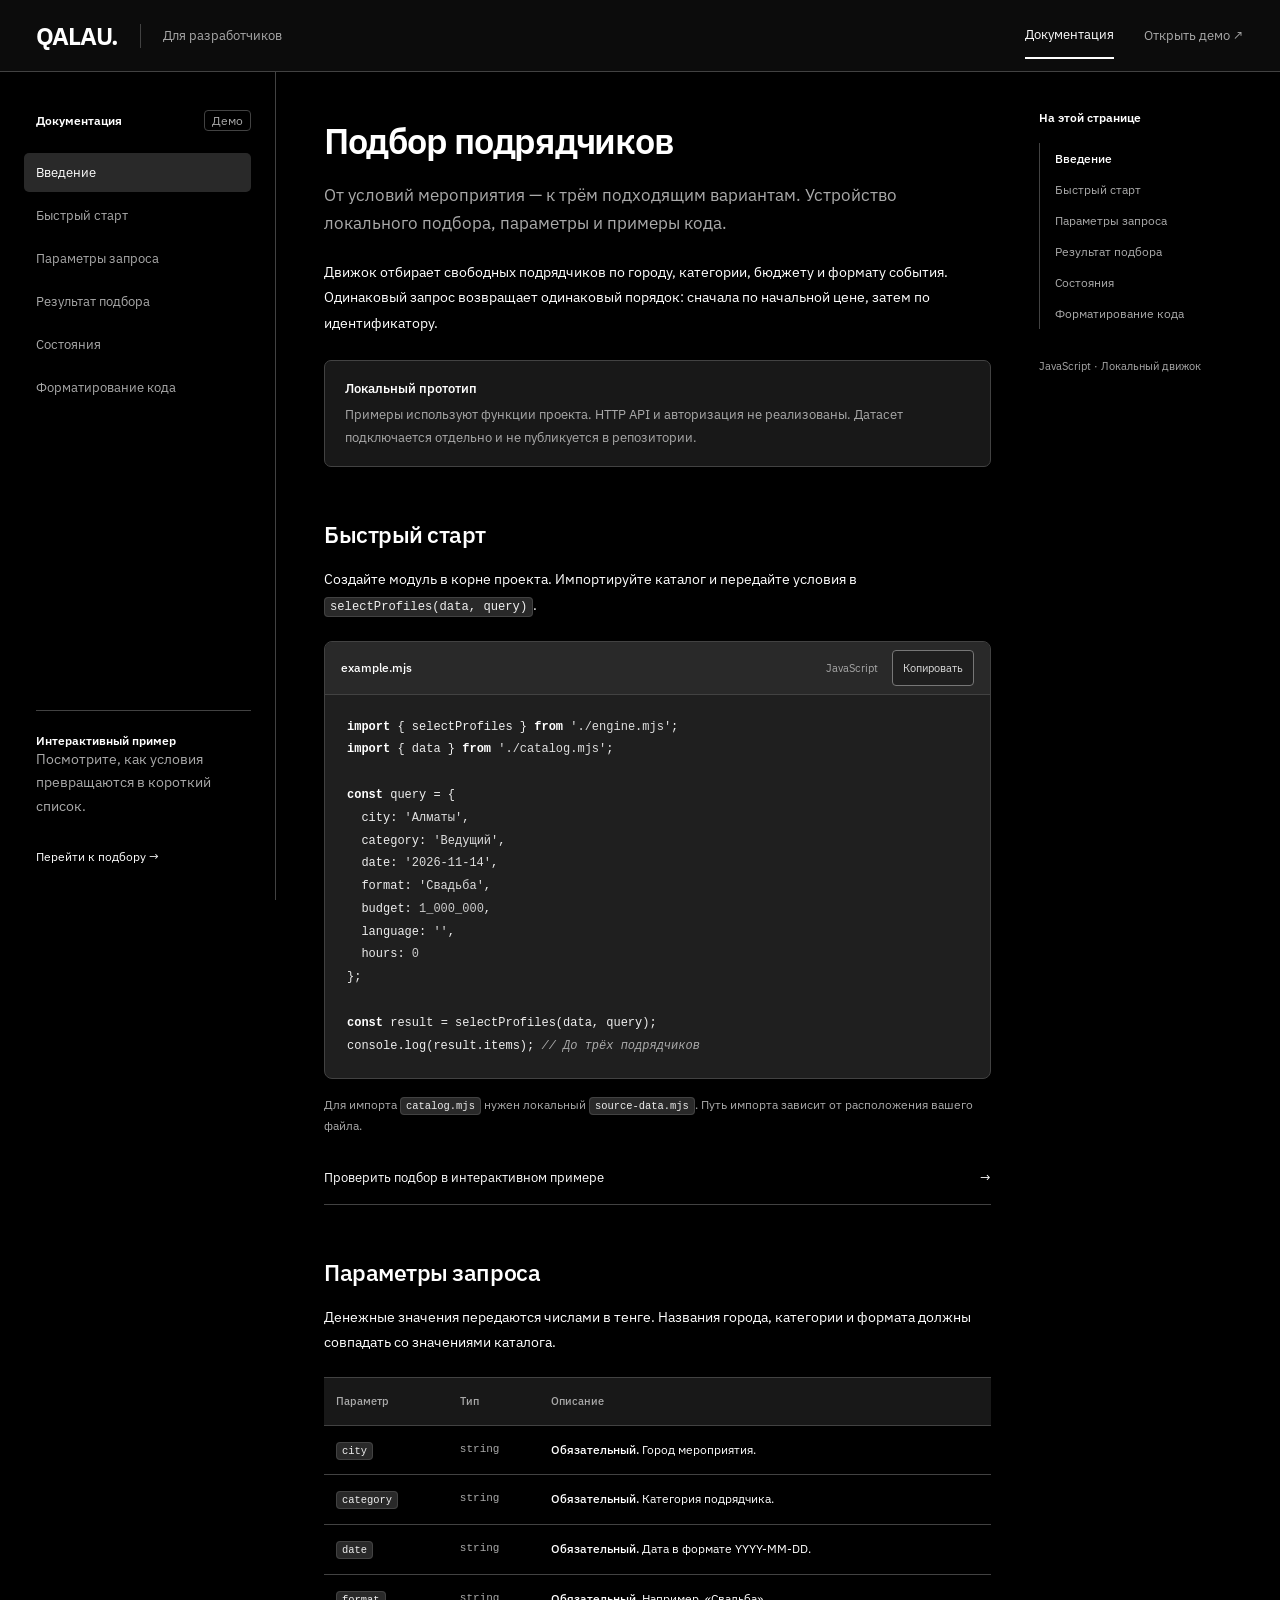
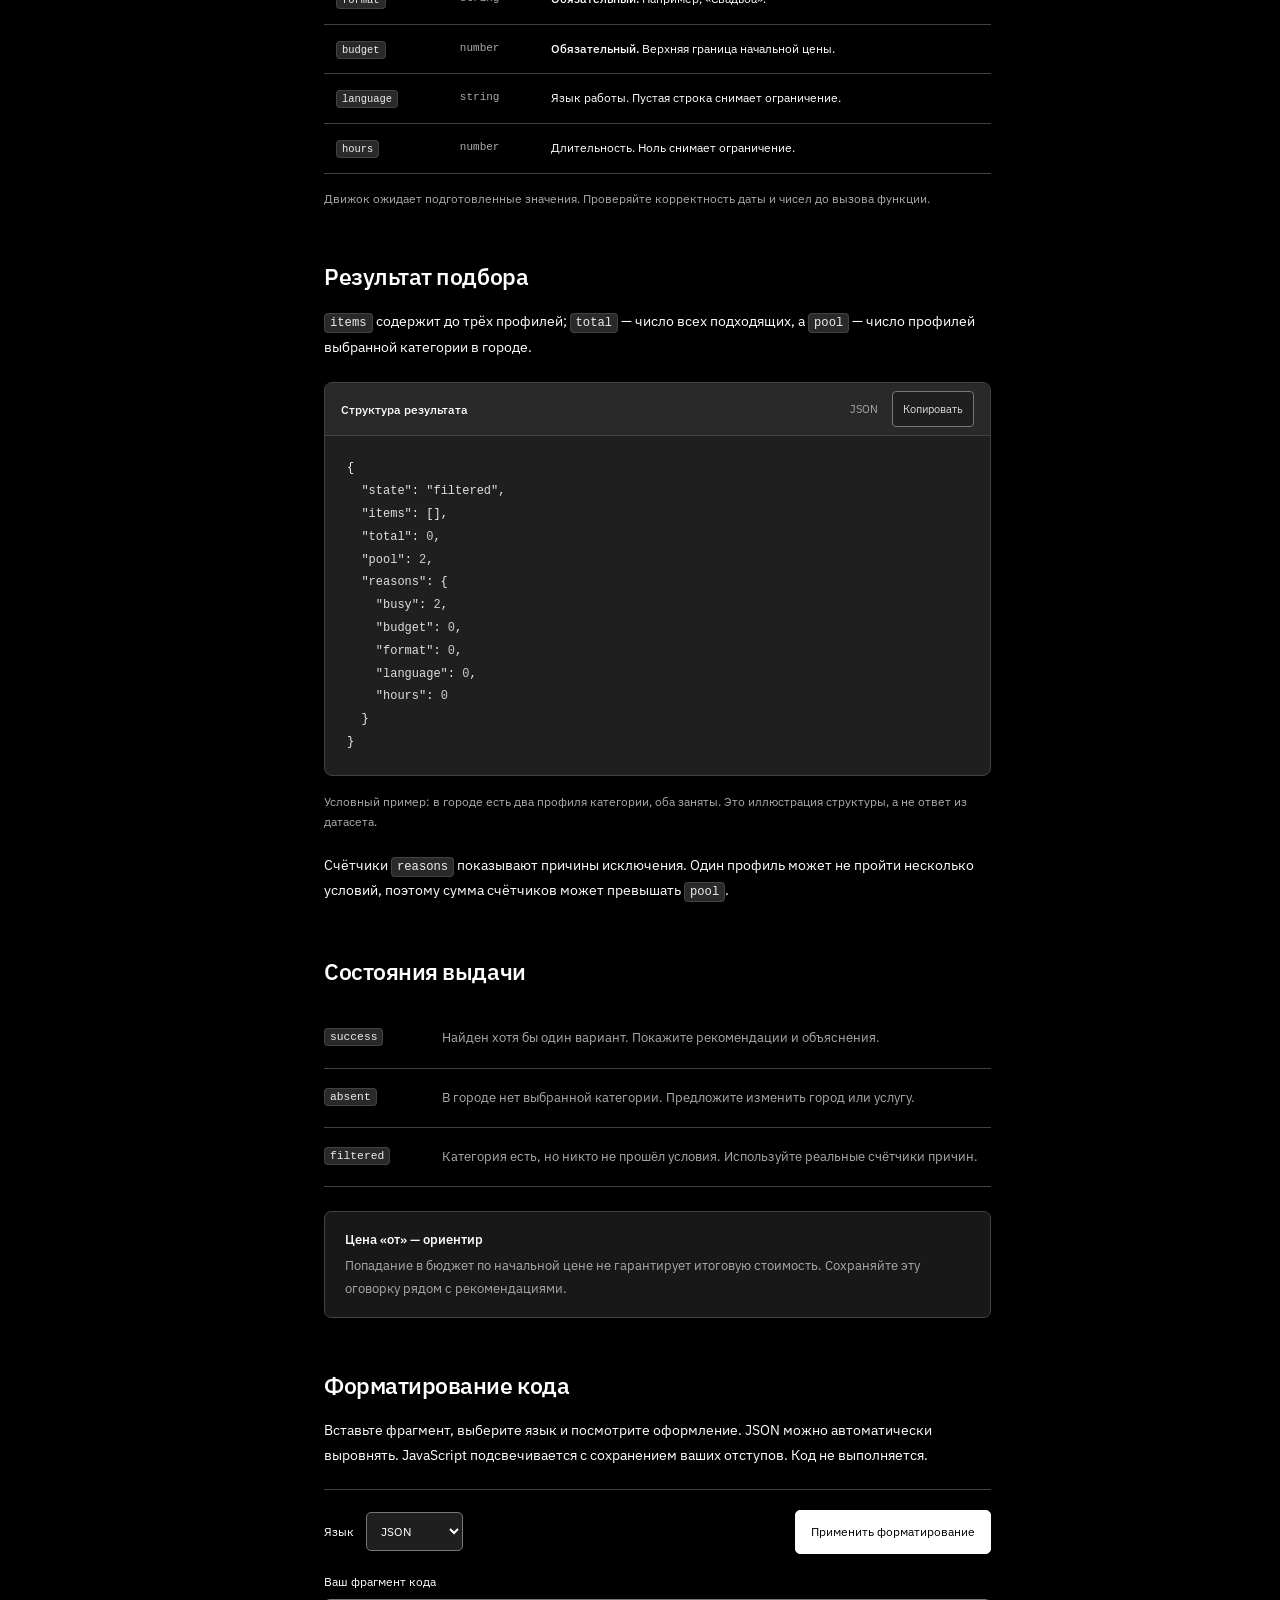
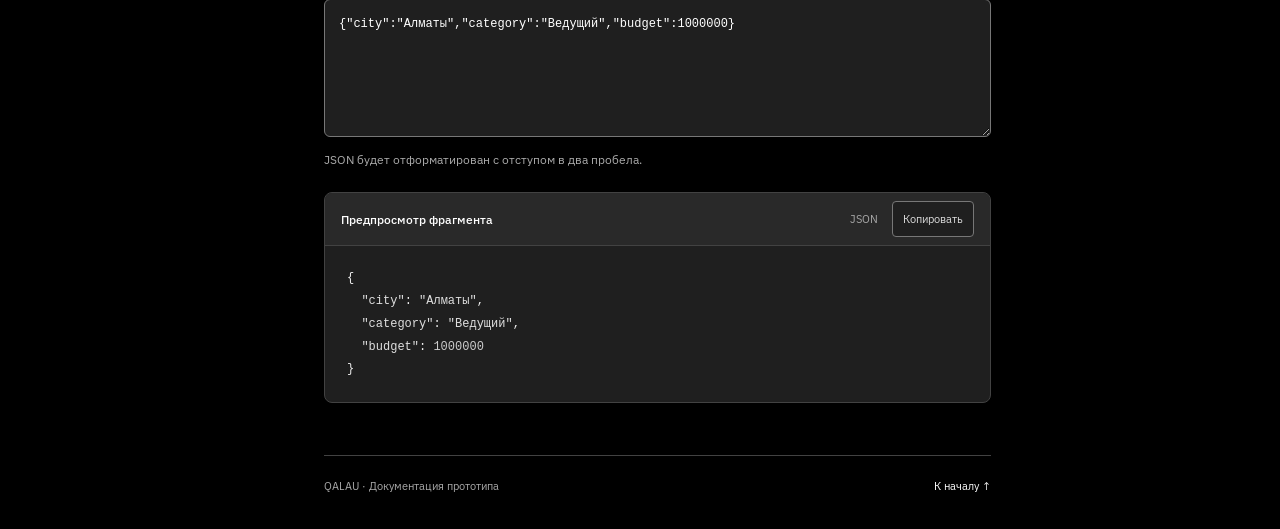
<file: console-next/openai-docs.html>
<!doctype html><html lang="ru" data-palette="openai"><head><meta charset="utf-8"><meta name="viewport" content="width=device-width, initial-scale=1"><meta name="theme-color" content="#000000"><title>QALAU — документация для разработчиков</title><link rel="stylesheet" href="docs.css"></head><body>
<a class="skip" href="#main">К содержимому</a>
<header class="docs-header"><a class="brand" href="openai-docs.html">QALAU<span>.</span></a><span class="header-divider"></span><span class="docs-label">Для разработчиков</span><nav aria-label="Основная навигация"><a href="openai-docs.html" aria-current="page">Документация</a><a href="openai.html">Открыть демо <span aria-hidden="true">↗</span></a></nav></header>
<div class="docs-layout"><aside class="sidebar"><div class="sidebar-top">Документация <span>Демо</span></div><nav aria-label="Разделы документации"><a href="#overview">Введение</a><a href="#quickstart">Быстрый старт</a><a href="#parameters">Параметры запроса</a><a href="#response">Результат подбора</a><a href="#states">Состояния</a><a href="#formatting">Форматирование кода</a></nav><div class="sidebar-bottom"><span>Интерактивный пример</span><p>Посмотрите, как условия превращаются в короткий список.</p><a href="openai.html">Перейти к подбору →</a></div></aside>
<main id="main"><details class="mobile-nav"><summary>Разделы документации</summary><nav aria-label="Мобильное оглавление"><a href="#overview">Введение</a><a href="#quickstart">Быстрый старт</a><a href="#parameters">Параметры запроса</a><a href="#response">Результат подбора</a><a href="#states">Состояния</a><a href="#formatting">Форматирование кода</a></nav></details>
<article><section id="overview"><h1>Подбор подрядчиков</h1><p class="lead">От условий мероприятия — к трём подходящим вариантам. Устройство локального подбора, параметры и примеры кода.</p><p>Движок отбирает свободных подрядчиков по городу, категории, бюджету и формату события. Одинаковый запрос возвращает одинаковый порядок: сначала по начальной цене, затем по идентификатору.</p><div class="note"><strong>Локальный прототип</strong><p>Примеры используют функции проекта. HTTP API и авторизация не реализованы. Датасет подключается отдельно и не публикуется в репозитории.</p></div></section>
<section id="quickstart"><h2>Быстрый старт<a class="anchor" href="#quickstart" aria-label="Ссылка на быстрый старт">#</a></h2><p>Создайте модуль в корне проекта. Импортируйте каталог и передайте условия в <code>selectProfiles(data, query)</code>.</p><figure class="code-block"><figcaption><span>example.mjs</span><div><span class="language">JavaScript</span><button type="button" class="copy-code" aria-label="Копировать example.mjs">Копировать</button></div></figcaption><pre tabindex="0" aria-label="example.mjs"><code data-language="JavaScript">import { selectProfiles } from &#x27;./engine.mjs&#x27;;
import { data } from &#x27;./catalog.mjs&#x27;;

const query = {
  city: &#x27;Алматы&#x27;,
  category: &#x27;Ведущий&#x27;,
  date: &#x27;2026-11-14&#x27;,
  format: &#x27;Свадьба&#x27;,
  budget: 1_000_000,
  language: &#x27;&#x27;,
  hours: 0
};

const result = selectProfiles(data, query);
console.log(result.items); // До трёх подрядчиков</code></pre></figure><p class="caption">Для импорта <code>catalog.mjs</code> нужен локальный <code>source-data.mjs</code>. Путь импорта зависит от расположения вашего файла.</p><a class="demo-link" href="openai.html?example=1">Проверить подбор в интерактивном примере <span aria-hidden="true">→</span></a></section>
<section id="parameters"><h2>Параметры запроса<a class="anchor" href="#parameters" aria-label="Ссылка на параметры">#</a></h2><p>Денежные значения передаются числами в тенге. Названия города, категории и формата должны совпадать со значениями каталога.</p><div class="table-scroll" tabindex="0" aria-label="Таблица параметров"><table><thead><tr><th>Параметр</th><th>Тип</th><th>Описание</th></tr></thead><tbody>
<tr><td><code>city</code></td><td>string</td><td><strong>Обязательный.</strong> Город мероприятия.</td></tr><tr><td><code>category</code></td><td>string</td><td><strong>Обязательный.</strong> Категория подрядчика.</td></tr><tr><td><code>date</code></td><td>string</td><td><strong>Обязательный.</strong> Дата в формате YYYY-MM-DD.</td></tr><tr><td><code>format</code></td><td>string</td><td><strong>Обязательный.</strong> Например, «Свадьба».</td></tr><tr><td><code>budget</code></td><td>number</td><td><strong>Обязательный.</strong> Верхняя граница начальной цены.</td></tr><tr><td><code>language</code></td><td>string</td><td>Язык работы. Пустая строка снимает ограничение.</td></tr><tr><td><code>hours</code></td><td>number</td><td>Длительность. Ноль снимает ограничение.</td></tr></tbody></table></div><p class="caption">Движок ожидает подготовленные значения. Проверяйте корректность даты и чисел до вызова функции.</p></section>
<section id="response"><h2>Результат подбора<a class="anchor" href="#response" aria-label="Ссылка на результат">#</a></h2><p><code>items</code> содержит до трёх профилей; <code>total</code> — число всех подходящих, а <code>pool</code> — число профилей выбранной категории в городе.</p><figure class="code-block"><figcaption><span>Структура результата</span><div><span class="language">JSON</span><button type="button" class="copy-code" aria-label="Копировать Структура результата">Копировать</button></div></figcaption><pre tabindex="0" aria-label="Структура результата"><code data-language="JSON">{
  &quot;state&quot;: &quot;filtered&quot;,
  &quot;items&quot;: [],
  &quot;total&quot;: 0,
  &quot;pool&quot;: 2,
  &quot;reasons&quot;: {
    &quot;busy&quot;: 2,
    &quot;budget&quot;: 0,
    &quot;format&quot;: 0,
    &quot;language&quot;: 0,
    &quot;hours&quot;: 0
  }
}</code></pre></figure><p class="caption">Условный пример: в городе есть два профиля категории, оба заняты. Это иллюстрация структуры, а не ответ из датасета.</p><p>Счётчики <code>reasons</code> показывают причины исключения. Один профиль может не пройти несколько условий, поэтому сумма счётчиков может превышать <code>pool</code>.</p></section>
<section id="states"><h2>Состояния выдачи<a class="anchor" href="#states" aria-label="Ссылка на состояния">#</a></h2><dl class="states"><div><dt><code>success</code></dt><dd>Найден хотя бы один вариант. Покажите рекомендации и объяснения.</dd></div><div><dt><code>absent</code></dt><dd>В городе нет выбранной категории. Предложите изменить город или услугу.</dd></div><div><dt><code>filtered</code></dt><dd>Категория есть, но никто не прошёл условия. Используйте реальные счётчики причин.</dd></div></dl><div class="note"><strong>Цена «от» — ориентир</strong><p>Попадание в бюджет по начальной цене не гарантирует итоговую стоимость. Сохраняйте эту оговорку рядом с рекомендациями.</p></div></section>
<section id="formatting"><h2>Форматирование кода<a class="anchor" href="#formatting" aria-label="Ссылка на форматирование">#</a></h2><p>Вставьте фрагмент, выберите язык и посмотрите оформление. JSON можно автоматически выровнять. JavaScript подсвечивается с сохранением ваших отступов. Код не выполняется.</p><div class="snippet-editor"><div class="editor-controls"><label for="snippet-language">Язык <select id="snippet-language"><option>JSON</option><option>JavaScript</option><option>Текст</option></select></label><button id="format-code" type="button">Применить форматирование</button></div><label class="input-label" for="snippet-input">Ваш фрагмент кода</label><textarea id="snippet-input" spellcheck="false" rows="5">{"city":"Алматы","category":"Ведущий","budget":1000000}</textarea><p id="format-status" role="status">JSON будет отформатирован с отступом в два пробела.</p></div><figure class="code-block"><figcaption><span>Предпросмотр фрагмента</span><div><span class="language">JSON</span><button type="button" class="copy-code" aria-label="Копировать Предпросмотр фрагмента">Копировать</button></div></figcaption><pre tabindex="0" aria-label="Предпросмотр фрагмента"><code data-language="JSON">{
  &quot;city&quot;: &quot;Алматы&quot;,
  &quot;category&quot;: &quot;Ведущий&quot;,
  &quot;budget&quot;: 1000000
}</code></pre></figure></section>
<footer class="docs-footer"><span>QALAU · Документация прототипа</span><a href="#overview">К началу ↑</a></footer></article></main>
<aside class="page-outline"><span>На этой странице</span><nav aria-label="На этой странице"><a href="#overview">Введение</a><a href="#quickstart">Быстрый старт</a><a href="#parameters">Параметры запроса</a><a href="#response">Результат подбора</a><a href="#states">Состояния</a><a href="#formatting">Форматирование кода</a></nav><p>JavaScript · Локальный движок</p></aside></div><div id="copy-status" class="sr-only" role="status"></div><script type="module" src="docs.mjs"></script></body></html>
</file>
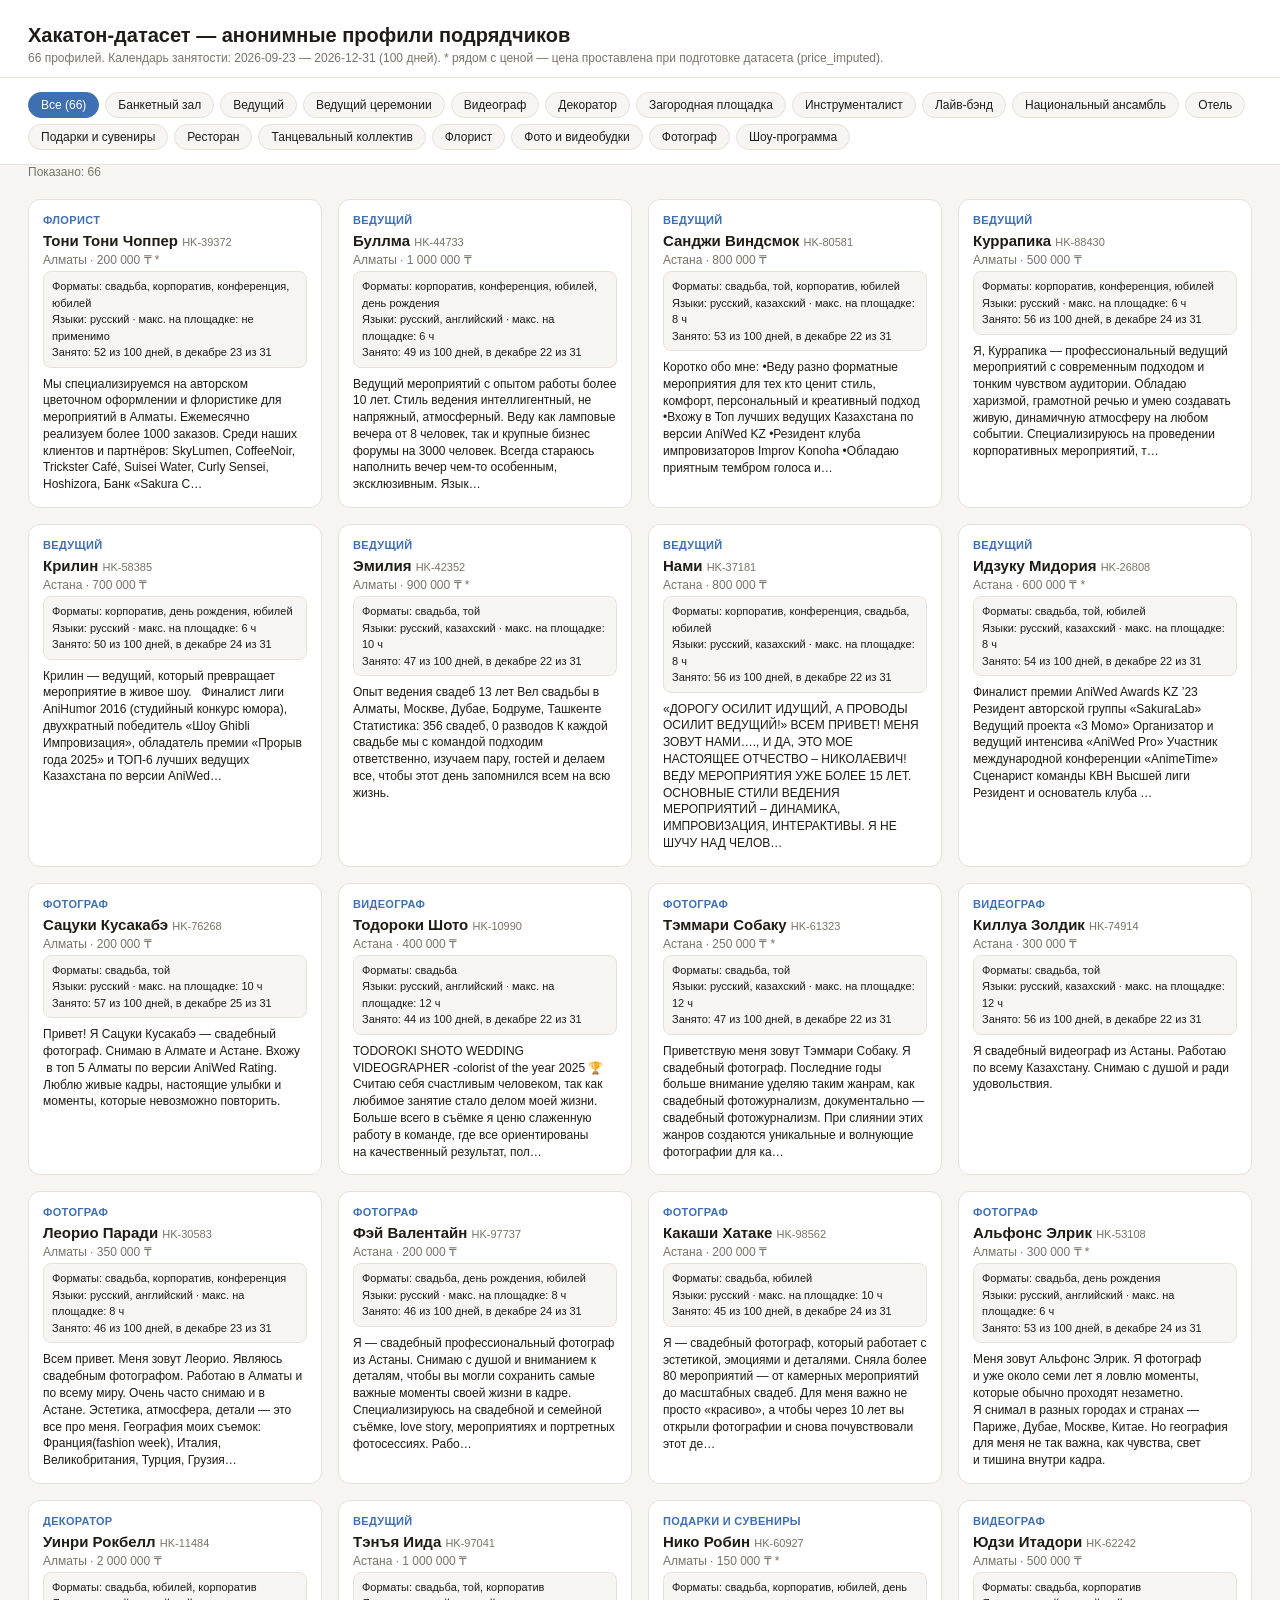
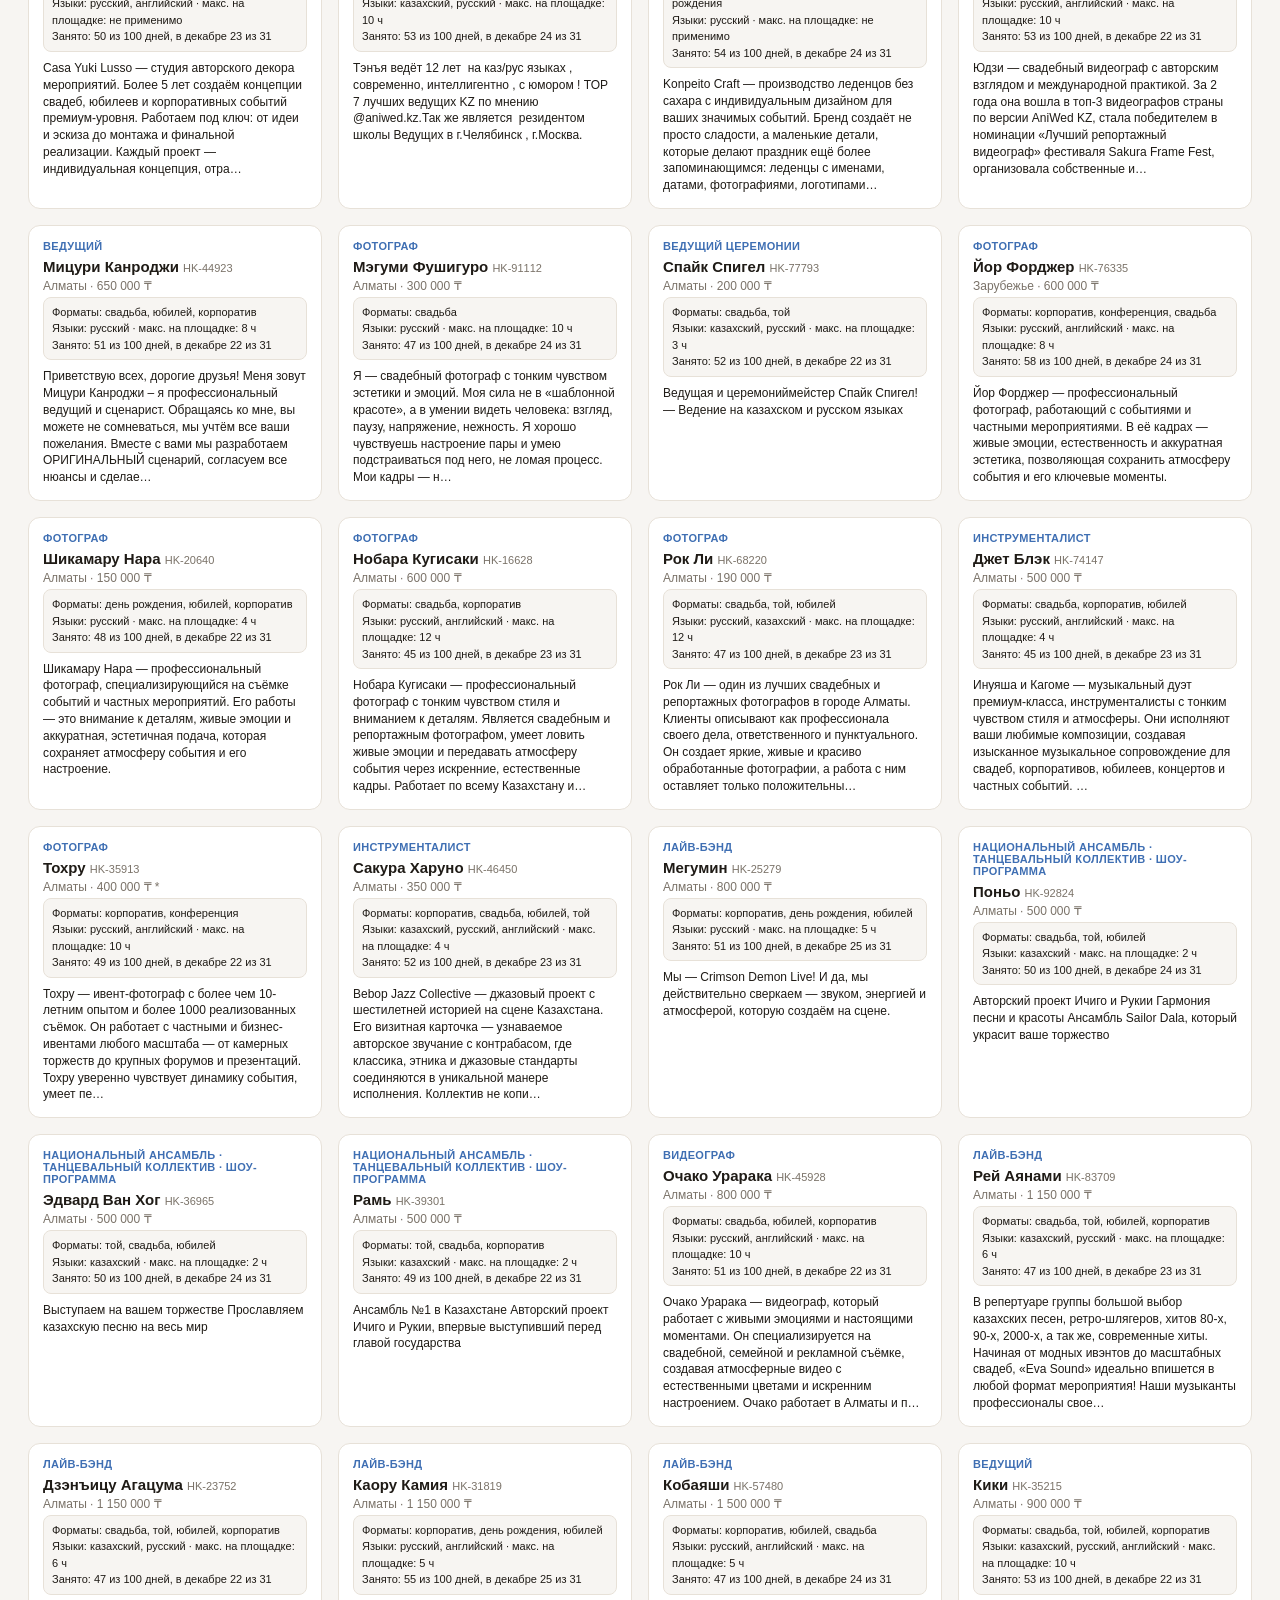
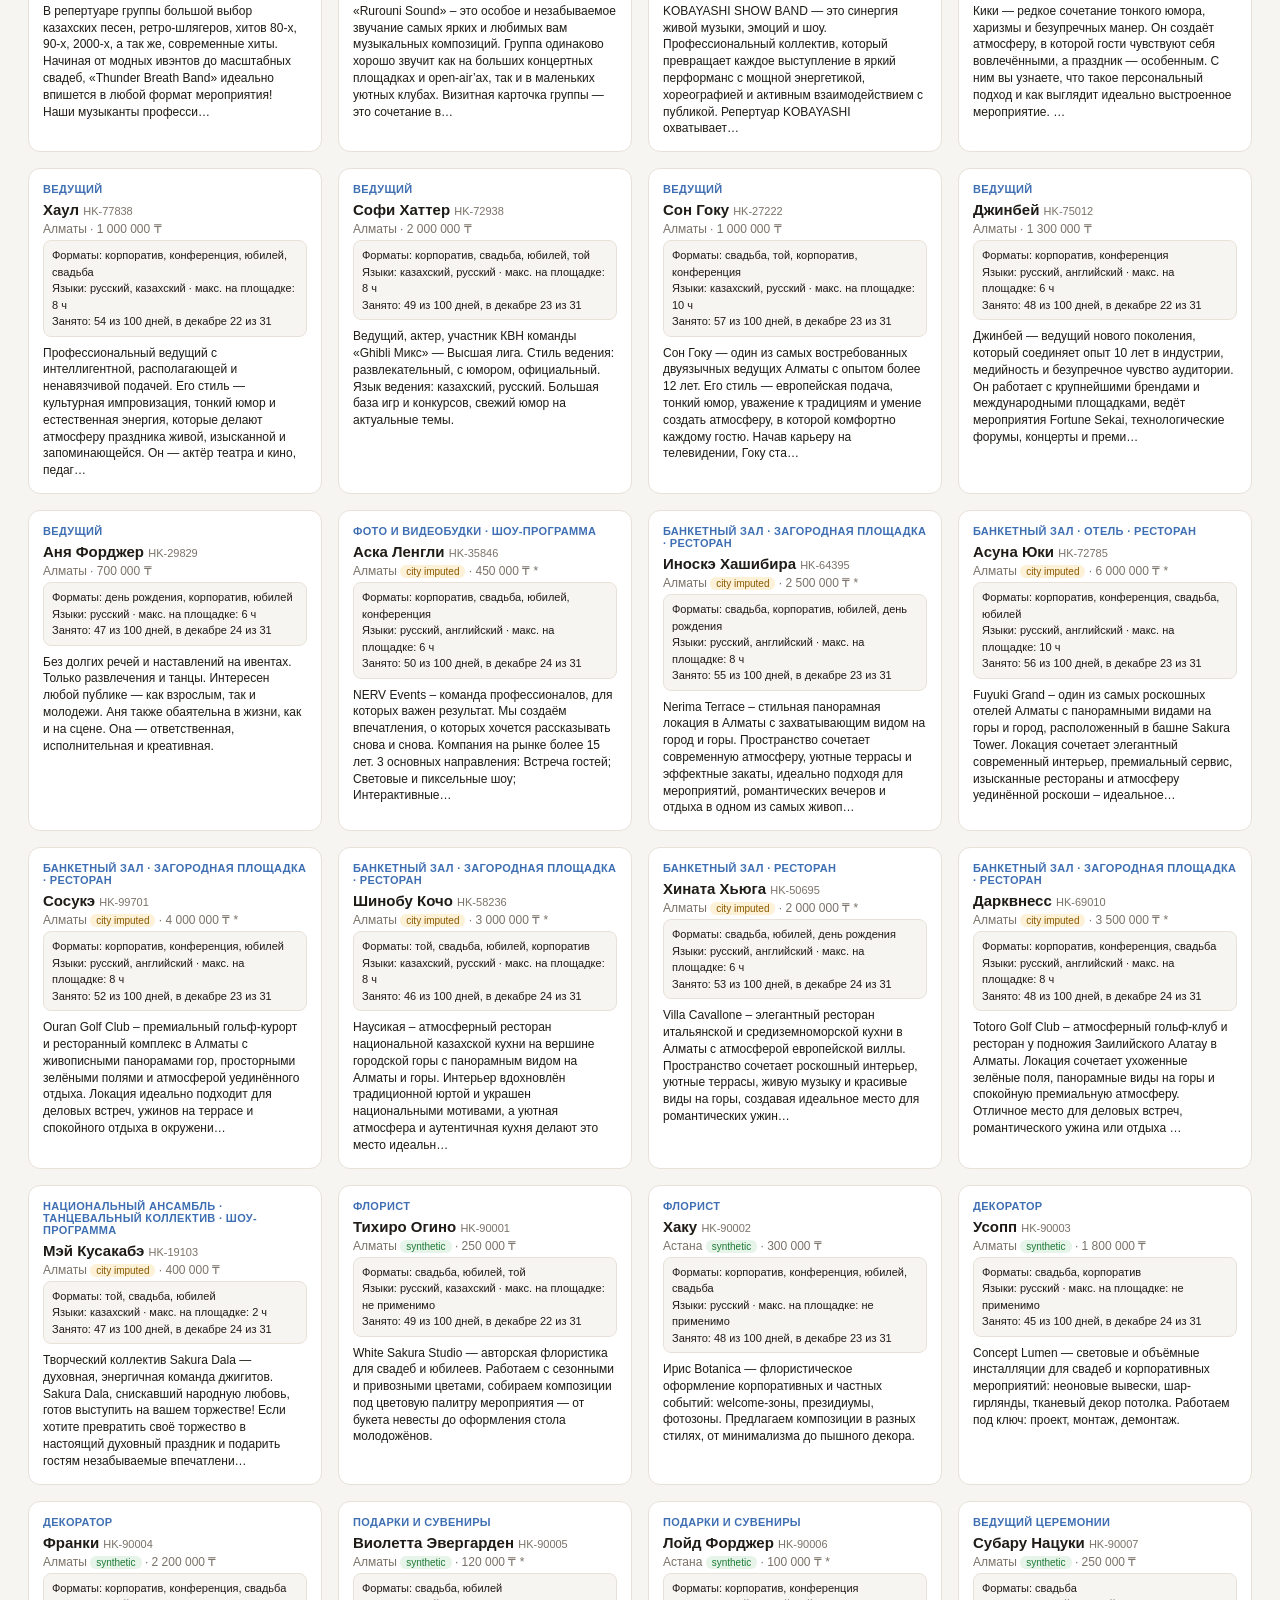
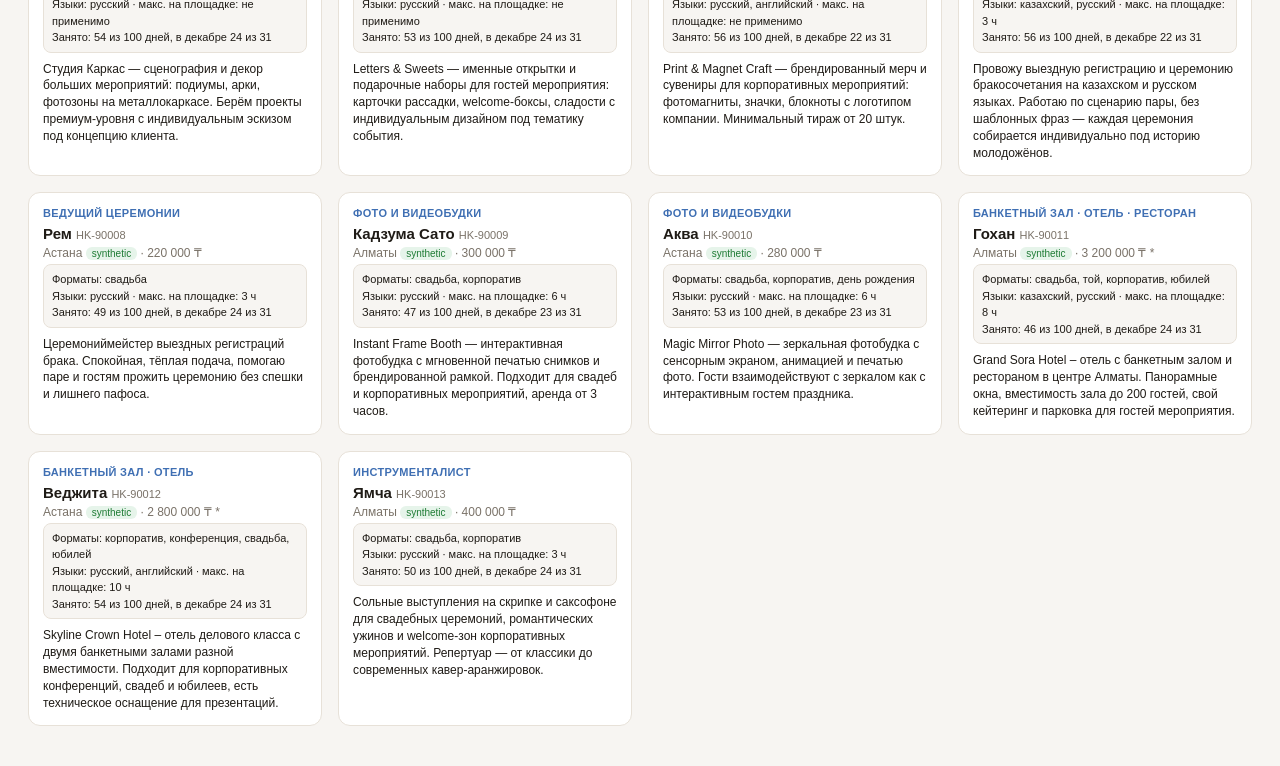
<file: data/preview.html>
<!doctype html>
<html lang="ru">
<head>
<meta charset="utf-8">
<title>Хакатон-датасет — анонимные профили подрядчиков</title>
<style>
  :root { --bg:#f7f5f2; --card:#fff; --text:#1f1b16; --muted:#7a7268; --accent:#3f6fb3; --border:#e7e1d8; }
  * { box-sizing:border-box; }
  body { margin:0; font-family:-apple-system,BlinkMacSystemFont,"Segoe UI",sans-serif; background:var(--bg); color:var(--text); }
  header { padding:24px 28px 12px; border-bottom:1px solid var(--border); background:var(--card); }
  header h1 { margin:0 0 4px; font-size:20px; }
  header p { margin:0; font-size:12px; color:var(--muted); }
  .filters { display:flex; flex-wrap:wrap; gap:6px; padding:14px 28px; background:var(--card); border-bottom:1px solid var(--border); }
  .filter-btn { border:1px solid var(--border); background:var(--bg); color:var(--text); border-radius:999px; padding:5px 12px; font-size:12px; cursor:pointer; }
  .filter-btn.active { background:var(--accent); color:#fff; border-color:var(--accent); }
  .grid { display:grid; grid-template-columns:repeat(auto-fill,minmax(260px,1fr)); gap:16px; padding:20px 28px 40px; }
  .card { background:var(--card); border:1px solid var(--border); border-radius:12px; overflow:hidden; }
  .body { padding:14px; display:flex; flex-direction:column; gap:4px; }
  .cats { font-size:11px; text-transform:uppercase; letter-spacing:.03em; color:var(--accent); font-weight:600; }
  h3 { margin:2px 0 0; font-size:15px; }
  .id { font-size:11px; color:var(--muted); font-weight:400; }
  .meta { font-size:12px; color:var(--muted); }
  .attrs { font-size:11px; color:var(--text); background:var(--bg); border:1px solid var(--border); border-radius:8px; padding:6px 8px; line-height:1.5; }
  .tag { font-size:10px; background:#fdf1d8; color:#8a5a00; padding:1px 6px; border-radius:6px; }
  .tag-synth { background:#e6f4ea; color:#1e7b34; }
  .desc { font-size:12px; color:var(--text); line-height:1.4; margin:4px 0 0; }
  .count { padding:0 28px; font-size:12px; color:var(--muted); }
</style>
</head>
<body>
<header>
  <h1>Хакатон-датасет — анонимные профили подрядчиков</h1>
  <p>66 профилей. Календарь занятости: 2026-09-23 — 2026-12-31 (100 дней).
     * рядом с ценой — цена проставлена при подготовке датасета (price_imputed).</p>
</header>
<div class="filters">
  <button class="filter-btn active" data-cat="__all__">Все (66)</button>
<button class="filter-btn" data-cat="Банкетный зал">Банкетный зал</button>
<button class="filter-btn" data-cat="Ведущий">Ведущий</button>
<button class="filter-btn" data-cat="Ведущий церемонии">Ведущий церемонии</button>
<button class="filter-btn" data-cat="Видеограф">Видеограф</button>
<button class="filter-btn" data-cat="Декоратор">Декоратор</button>
<button class="filter-btn" data-cat="Загородная площадка">Загородная площадка</button>
<button class="filter-btn" data-cat="Инструменталист">Инструменталист</button>
<button class="filter-btn" data-cat="Лайв-бэнд">Лайв-бэнд</button>
<button class="filter-btn" data-cat="Национальный ансамбль">Национальный ансамбль</button>
<button class="filter-btn" data-cat="Отель">Отель</button>
<button class="filter-btn" data-cat="Подарки и сувениры">Подарки и сувениры</button>
<button class="filter-btn" data-cat="Ресторан">Ресторан</button>
<button class="filter-btn" data-cat="Танцевальный коллектив">Танцевальный коллектив</button>
<button class="filter-btn" data-cat="Флорист">Флорист</button>
<button class="filter-btn" data-cat="Фото и видеобудки">Фото и видеобудки</button>
<button class="filter-btn" data-cat="Фотограф">Фотограф</button>
<button class="filter-btn" data-cat="Шоу-программа">Шоу-программа</button>
</div>
<div class="count" id="count"></div>
<div class="grid" id="grid">
    <article class="card" data-cats="Флорист">
      <div class="body">
        <div class="cats">Флорист</div>
        <h3>Тони Тони Чоппер <span class="id">HK-39372</span></h3>
        <div class="meta">Алматы · 200 000 ₸ *</div>
        <div class="attrs">Форматы: свадьба, корпоратив, конференция, юбилей<br>
          Языки: русский · макс. на площадке: не применимо<br>
          Занято: 52 из 100 дней, в декабре 23 из 31</div>
        <p class="desc">Мы специализируемся на авторском цветочном оформлении и флористике для мероприятий в Алматы. Ежемесячно реализуем более 1000 заказов.

Среди наших клиентов и партнёров: SkyLumen, CoffeeNoir, Trickster Café, Suisei Water, Curly Sensei, Hoshizora, Банк «Sakura C…</p>
      </div>
    </article>
    <article class="card" data-cats="Ведущий">
      <div class="body">
        <div class="cats">Ведущий</div>
        <h3>Буллма <span class="id">HK-44733</span></h3>
        <div class="meta">Алматы · 1 000 000 ₸</div>
        <div class="attrs">Форматы: корпоратив, конференция, юбилей, день рождения<br>
          Языки: русский, английский · макс. на площадке: 6 ч<br>
          Занято: 49 из 100 дней, в декабре 22 из 31</div>
        <p class="desc">Ведущий мероприятий с опытом работы более 10 лет. Стиль ведения интеллигентный, не напряжный, атмосферный. Веду как ламповые вечера от 8 человек, так и крупные бизнес форумы на 3000 человек. Всегда стараюсь наполнить вечер чем-то особенным, эксклюзивным.

Язык…</p>
      </div>
    </article>
    <article class="card" data-cats="Ведущий">
      <div class="body">
        <div class="cats">Ведущий</div>
        <h3>Санджи Виндсмок <span class="id">HK-80581</span></h3>
        <div class="meta">Астана · 800 000 ₸</div>
        <div class="attrs">Форматы: свадьба, той, корпоратив, юбилей<br>
          Языки: русский, казахский · макс. на площадке: 8 ч<br>
          Занято: 53 из 100 дней, в декабре 22 из 31</div>
        <p class="desc">Коротко обо мне:

•Веду разно форматные мероприятия для тех кто ценит стиль, комфорт, персональный и креативный подход

•Вхожу в Топ лучших ведущих Казахстана по версии AniWed KZ

•Резидент клуба импровизаторов Improv Konoha

•Обладаю приятным тембром голоса и…</p>
      </div>
    </article>
    <article class="card" data-cats="Ведущий">
      <div class="body">
        <div class="cats">Ведущий</div>
        <h3>Куррапика <span class="id">HK-88430</span></h3>
        <div class="meta">Алматы · 500 000 ₸</div>
        <div class="attrs">Форматы: корпоратив, конференция, юбилей<br>
          Языки: русский · макс. на площадке: 6 ч<br>
          Занято: 56 из 100 дней, в декабре 24 из 31</div>
        <p class="desc">Я, Куррапика — профессиональный ведущий мероприятий с современным подходом и тонким чувством аудитории. Обладаю харизмой, грамотной речью и умею создавать живую, динамичную атмосферу на любом событии.

Специализируюсь на проведении корпоративных мероприятий, т…</p>
      </div>
    </article>
    <article class="card" data-cats="Ведущий">
      <div class="body">
        <div class="cats">Ведущий</div>
        <h3>Крилин <span class="id">HK-58385</span></h3>
        <div class="meta">Астана · 700 000 ₸</div>
        <div class="attrs">Форматы: корпоратив, день рождения, юбилей<br>
          Языки: русский · макс. на площадке: 6 ч<br>
          Занято: 50 из 100 дней, в декабре 24 из 31</div>
        <p class="desc">Крилин — ведущий, который превращает мероприятие в живое шоу.

 

Финалист лиги AniHumor 2016 (студийный конкурс юмора),

двухкратный победитель «Шоу Ghibli Импровизация»,

обладатель премии «Прорыв года 2025» и ТОП-6 лучших ведущих Казахстана по версии AniWed…</p>
      </div>
    </article>
    <article class="card" data-cats="Ведущий">
      <div class="body">
        <div class="cats">Ведущий</div>
        <h3>Эмилия <span class="id">HK-42352</span></h3>
        <div class="meta">Алматы · 900 000 ₸ *</div>
        <div class="attrs">Форматы: свадьба, той<br>
          Языки: русский, казахский · макс. на площадке: 10 ч<br>
          Занято: 47 из 100 дней, в декабре 22 из 31</div>
        <p class="desc">Опыт ведения свадеб 13 лет

Вел свадьбы в Алматы, Москве, Дубае, Бодруме, Ташкенте

Статистика: 356 свадеб, 0 разводов

К каждой свадьбе мы с командой подходим ответственно, изучаем пару, гостей и делаем все, чтобы этот день запомнился всем на всю жизнь.</p>
      </div>
    </article>
    <article class="card" data-cats="Ведущий">
      <div class="body">
        <div class="cats">Ведущий</div>
        <h3>Нами <span class="id">HK-37181</span></h3>
        <div class="meta">Астана · 800 000 ₸</div>
        <div class="attrs">Форматы: корпоратив, конференция, свадьба, юбилей<br>
          Языки: русский, казахский · макс. на площадке: 8 ч<br>
          Занято: 56 из 100 дней, в декабре 22 из 31</div>
        <p class="desc">«ДОРОГУ ОСИЛИТ ИДУЩИЙ, А ПРОВОДЫ ОСИЛИТ ВЕДУЩИЙ!»

ВСЕМ ПРИВЕТ! МЕНЯ ЗОВУТ НАМИ…., И ДА, ЭТО МОЕ НАСТОЯЩЕЕ ОТЧЕСТВО – НИКОЛАЕВИЧ!

ВЕДУ МЕРОПРИЯТИЯ УЖЕ БОЛЕЕ 15 ЛЕТ.

ОСНОВНЫЕ СТИЛИ ВЕДЕНИЯ МЕРОПРИЯТИЙ – ДИНАМИКА, ИМПРОВИЗАЦИЯ, ИНТЕРАКТИВЫ. Я НЕ ШУЧУ НАД ЧЕЛОВ…</p>
      </div>
    </article>
    <article class="card" data-cats="Ведущий">
      <div class="body">
        <div class="cats">Ведущий</div>
        <h3>Идзуку Мидория <span class="id">HK-26808</span></h3>
        <div class="meta">Астана · 600 000 ₸ *</div>
        <div class="attrs">Форматы: свадьба, той, юбилей<br>
          Языки: русский, казахский · макс. на площадке: 8 ч<br>
          Занято: 54 из 100 дней, в декабре 22 из 31</div>
        <p class="desc">Финалист премии AniWed Awards KZ ’23

Резидент авторской группы «SakuraLab»

Ведущий проекта «3 Момо»

Организатор и ведущий интенсива «AniWed Pro»

Участник международной конференции «AnimeTime»

Сценарист команды КВН Высшей лиги

Резидент и основатель клуба …</p>
      </div>
    </article>
    <article class="card" data-cats="Фотограф">
      <div class="body">
        <div class="cats">Фотограф</div>
        <h3>Сацуки Кусакабэ <span class="id">HK-76268</span></h3>
        <div class="meta">Алматы · 200 000 ₸</div>
        <div class="attrs">Форматы: свадьба, той<br>
          Языки: русский · макс. на площадке: 10 ч<br>
          Занято: 57 из 100 дней, в декабре 25 из 31</div>
        <p class="desc">Привет! Я Сацуки Кусакабэ — свадебный фотограф. Снимаю в Алмате и Астане. Вхожу  в топ 5 Алматы по версии AniWed Rating.

Люблю живые кадры, настоящие улыбки и моменты, которые невозможно повторить.</p>
      </div>
    </article>
    <article class="card" data-cats="Видеограф">
      <div class="body">
        <div class="cats">Видеограф</div>
        <h3>Тодороки Шото <span class="id">HK-10990</span></h3>
        <div class="meta">Астана · 400 000 ₸</div>
        <div class="attrs">Форматы: свадьба<br>
          Языки: русский, английский · макс. на площадке: 12 ч<br>
          Занято: 44 из 100 дней, в декабре 22 из 31</div>
        <p class="desc">TODOROKI SHOTO

WEDDING  VIDEOGRAPHER

-colorist of the year 2025 🏆

Считаю себя счастливым человеком, так как любимое занятие стало делом моей жизни. Больше всего в съёмке я ценю слаженную работу в команде, где все ориентированы на качественный результат, пол…</p>
      </div>
    </article>
    <article class="card" data-cats="Фотограф">
      <div class="body">
        <div class="cats">Фотограф</div>
        <h3>Тэммари Собаку <span class="id">HK-61323</span></h3>
        <div class="meta">Астана · 250 000 ₸ *</div>
        <div class="attrs">Форматы: свадьба, той<br>
          Языки: русский, казахский · макс. на площадке: 12 ч<br>
          Занято: 47 из 100 дней, в декабре 22 из 31</div>
        <p class="desc">Приветствую меня зовут Тэммари Собаку. Я свадебный фотограф.

Последние годы больше внимание уделяю таким жанрам, как свадебный фотожурнализм,

документально — свадебный фотожурнализм.

При слиянии этих жанров создаются уникальные и волнующие фотографии для ка…</p>
      </div>
    </article>
    <article class="card" data-cats="Видеограф">
      <div class="body">
        <div class="cats">Видеограф</div>
        <h3>Киллуа Золдик <span class="id">HK-74914</span></h3>
        <div class="meta">Астана · 300 000 ₸</div>
        <div class="attrs">Форматы: свадьба, той<br>
          Языки: русский, казахский · макс. на площадке: 12 ч<br>
          Занято: 56 из 100 дней, в декабре 22 из 31</div>
        <p class="desc">Я свадебный видеограф из Астаны. Работаю по всему Казахстану. Снимаю с душой и ради удовольствия.</p>
      </div>
    </article>
    <article class="card" data-cats="Фотограф">
      <div class="body">
        <div class="cats">Фотограф</div>
        <h3>Леорио Паради <span class="id">HK-30583</span></h3>
        <div class="meta">Алматы · 350 000 ₸</div>
        <div class="attrs">Форматы: свадьба, корпоратив, конференция<br>
          Языки: русский, английский · макс. на площадке: 8 ч<br>
          Занято: 46 из 100 дней, в декабре 23 из 31</div>
        <p class="desc">Всем привет. Меня зовут Леорио. Являюсь свадебным фотографом. Работаю в Алматы и по всему миру. Очень часто снимаю и в Астане. Эстетика, атмосфера, детали — это все про меня.

География моих съемок: Франция(fashion week), Италия, Великобритания, Турция, Грузия…</p>
      </div>
    </article>
    <article class="card" data-cats="Фотограф">
      <div class="body">
        <div class="cats">Фотограф</div>
        <h3>Фэй Валентайн <span class="id">HK-97737</span></h3>
        <div class="meta">Астана · 200 000 ₸</div>
        <div class="attrs">Форматы: свадьба, день рождения, юбилей<br>
          Языки: русский · макс. на площадке: 8 ч<br>
          Занято: 46 из 100 дней, в декабре 24 из 31</div>
        <p class="desc">Я — свадебный профессиональный фотограф из Астаны. Снимаю с душой и вниманием к деталям, чтобы вы могли сохранить самые важные моменты своей жизни в кадре.

Специализируюсь на свадебной и семейной съёмке, love story, мероприятиях и портретных фотосессиях. Рабо…</p>
      </div>
    </article>
    <article class="card" data-cats="Фотограф">
      <div class="body">
        <div class="cats">Фотограф</div>
        <h3>Какаши Хатаке <span class="id">HK-98562</span></h3>
        <div class="meta">Астана · 200 000 ₸</div>
        <div class="attrs">Форматы: свадьба, юбилей<br>
          Языки: русский · макс. на площадке: 10 ч<br>
          Занято: 45 из 100 дней, в декабре 24 из 31</div>
        <p class="desc">Я — свадебный фотограф, который работает с эстетикой, эмоциями и деталями.

Сняла более 80 мероприятий — от камерных мероприятий до масштабных свадеб.

Для меня важно не просто «красиво», а чтобы через 10 лет вы открыли фотографии и снова почувствовали этот де…</p>
      </div>
    </article>
    <article class="card" data-cats="Фотограф">
      <div class="body">
        <div class="cats">Фотограф</div>
        <h3>Альфонс Элрик <span class="id">HK-53108</span></h3>
        <div class="meta">Алматы · 300 000 ₸ *</div>
        <div class="attrs">Форматы: свадьба, день рождения<br>
          Языки: русский, английский · макс. на площадке: 6 ч<br>
          Занято: 53 из 100 дней, в декабре 24 из 31</div>
        <p class="desc">Меня зовут Альфонс Элрик. Я фотограф и уже около семи лет я ловлю моменты, которые обычно проходят незаметно.

Я снимал в разных городах и странах — Париже, Дубае, Москве, Китае. Но география для меня не так важна, как чувства, свет и тишина внутри кадра.</p>
      </div>
    </article>
    <article class="card" data-cats="Декоратор">
      <div class="body">
        <div class="cats">Декоратор</div>
        <h3>Уинри Рокбелл <span class="id">HK-11484</span></h3>
        <div class="meta">Алматы · 2 000 000 ₸</div>
        <div class="attrs">Форматы: свадьба, юбилей, корпоратив<br>
          Языки: русский, английский · макс. на площадке: не применимо<br>
          Занято: 50 из 100 дней, в декабре 23 из 31</div>
        <p class="desc">Casa Yuki Lusso — студия авторского декора мероприятий.
 Более 5 лет создаём концепции свадеб, юбилеев и корпоративных событий премиум-уровня. Работаем под ключ: от идеи и эскиза до монтажа и финальной реализации. Каждый проект — индивидуальная концепция, отра…</p>
      </div>
    </article>
    <article class="card" data-cats="Ведущий">
      <div class="body">
        <div class="cats">Ведущий</div>
        <h3>Тэнъя Иида <span class="id">HK-97041</span></h3>
        <div class="meta">Астана · 1 000 000 ₸</div>
        <div class="attrs">Форматы: свадьба, той, корпоратив<br>
          Языки: казахский, русский · макс. на площадке: 10 ч<br>
          Занято: 53 из 100 дней, в декабре 24 из 31</div>
        <p class="desc">Тэнъя ведёт 12 лет  на каз/рус языках , современно, интеллигентно , с юмором !

TOP 7 лучших ведущих KZ по мнению @aniwed.kz.Так же является  резидентом школы Ведущих в г.Челябинск , г.Москва.</p>
      </div>
    </article>
    <article class="card" data-cats="Подарки и сувениры">
      <div class="body">
        <div class="cats">Подарки и сувениры</div>
        <h3>Нико Робин <span class="id">HK-60927</span></h3>
        <div class="meta">Алматы · 150 000 ₸ *</div>
        <div class="attrs">Форматы: свадьба, корпоратив, юбилей, день рождения<br>
          Языки: русский · макс. на площадке: не применимо<br>
          Занято: 54 из 100 дней, в декабре 24 из 31</div>
        <p class="desc">Konpeito Craft — производство леденцов без сахара с индивидуальным дизайном для ваших значимых событий.

Бренд создаёт не просто сладости, а маленькие детали, которые делают праздник ещё более запоминающимся: леденцы с именами, датами, фотографиями, логотипами…</p>
      </div>
    </article>
    <article class="card" data-cats="Видеограф">
      <div class="body">
        <div class="cats">Видеограф</div>
        <h3>Юдзи Итадори <span class="id">HK-62242</span></h3>
        <div class="meta">Алматы · 500 000 ₸</div>
        <div class="attrs">Форматы: свадьба, корпоратив<br>
          Языки: русский, английский · макс. на площадке: 10 ч<br>
          Занято: 53 из 100 дней, в декабре 22 из 31</div>
        <p class="desc">Юдзи — свадебный видеограф с авторским взглядом и международной практикой.

За 2 года она вошла в топ-3 видеографов страны по версии AniWed KZ, стала победителем в номинации «Лучший репортажный видеограф» фестиваля Sakura Frame Fest, организовала собственные и…</p>
      </div>
    </article>
    <article class="card" data-cats="Ведущий">
      <div class="body">
        <div class="cats">Ведущий</div>
        <h3>Мицури Канроджи <span class="id">HK-44923</span></h3>
        <div class="meta">Алматы · 650 000 ₸</div>
        <div class="attrs">Форматы: свадьба, юбилей, корпоратив<br>
          Языки: русский · макс. на площадке: 8 ч<br>
          Занято: 51 из 100 дней, в декабре 22 из 31</div>
        <p class="desc">Приветствую всех, дорогие друзья!

Меня зовут Мицури Канроджи – я профессиональный ведущий и сценарист.

Обращаясь ко мне, вы можете не сомневаться, мы учтём все ваши пожелания.

Вместе с вами мы разработаем ОРИГИНАЛЬНЫЙ сценарий, согласуем все нюансы и сделае…</p>
      </div>
    </article>
    <article class="card" data-cats="Фотограф">
      <div class="body">
        <div class="cats">Фотограф</div>
        <h3>Мэгуми Фушигуро <span class="id">HK-91112</span></h3>
        <div class="meta">Алматы · 300 000 ₸</div>
        <div class="attrs">Форматы: свадьба<br>
          Языки: русский · макс. на площадке: 10 ч<br>
          Занято: 47 из 100 дней, в декабре 24 из 31</div>
        <p class="desc">Я — свадебный фотограф с тонким чувством эстетики и эмоций. Моя сила не в «шаблонной красоте», а в умении видеть человека: взгляд, паузу, напряжение, нежность. Я хорошо чувствуешь настроение пары и умею подстраиваться под него, не ломая процесс.

Мои кадры — н…</p>
      </div>
    </article>
    <article class="card" data-cats="Ведущий церемонии">
      <div class="body">
        <div class="cats">Ведущий церемонии</div>
        <h3>Спайк Спигел <span class="id">HK-77793</span></h3>
        <div class="meta">Алматы · 200 000 ₸</div>
        <div class="attrs">Форматы: свадьба, той<br>
          Языки: казахский, русский · макс. на площадке: 3 ч<br>
          Занято: 52 из 100 дней, в декабре 22 из 31</div>
        <p class="desc">Ведущая и церемониймейстер Спайк Спигел!




— Ведение на казахском и русском языках</p>
      </div>
    </article>
    <article class="card" data-cats="Фотограф">
      <div class="body">
        <div class="cats">Фотограф</div>
        <h3>Йор Форджер <span class="id">HK-76335</span></h3>
        <div class="meta">Зарубежье · 600 000 ₸</div>
        <div class="attrs">Форматы: корпоратив, конференция, свадьба<br>
          Языки: русский, английский · макс. на площадке: 8 ч<br>
          Занято: 58 из 100 дней, в декабре 24 из 31</div>
        <p class="desc">Йор Форджер — профессиональный фотограф, работающий с событиями и частными мероприятиями.





В её кадрах — живые эмоции, естественность и аккуратная эстетика, позволяющая сохранить атмосферу события и его ключевые моменты.</p>
      </div>
    </article>
    <article class="card" data-cats="Фотограф">
      <div class="body">
        <div class="cats">Фотограф</div>
        <h3>Шикамару Нара <span class="id">HK-20640</span></h3>
        <div class="meta">Алматы · 150 000 ₸</div>
        <div class="attrs">Форматы: день рождения, юбилей, корпоратив<br>
          Языки: русский · макс. на площадке: 4 ч<br>
          Занято: 48 из 100 дней, в декабре 22 из 31</div>
        <p class="desc">Шикамару Нара — профессиональный фотограф, специализирующийся на съёмке событий и частных мероприятий.




Его работы — это внимание к деталям, живые эмоции и аккуратная, эстетичная подача, которая сохраняет атмосферу события и его настроение.</p>
      </div>
    </article>
    <article class="card" data-cats="Фотограф">
      <div class="body">
        <div class="cats">Фотограф</div>
        <h3>Нобара Кугисаки <span class="id">HK-16628</span></h3>
        <div class="meta">Алматы · 600 000 ₸</div>
        <div class="attrs">Форматы: свадьба, корпоратив<br>
          Языки: русский, английский · макс. на площадке: 12 ч<br>
          Занято: 45 из 100 дней, в декабре 23 из 31</div>
        <p class="desc">Нобара Кугисаки — профессиональный фотограф с тонким чувством стиля и вниманием к деталям. Является свадебным и репортажным фотографом, умеет ловить живые эмоции и передавать атмосферу события через искренние, естественные кадры. Работает по всему Казахстану и…</p>
      </div>
    </article>
    <article class="card" data-cats="Фотограф">
      <div class="body">
        <div class="cats">Фотограф</div>
        <h3>Рок Ли <span class="id">HK-68220</span></h3>
        <div class="meta">Алматы · 190 000 ₸</div>
        <div class="attrs">Форматы: свадьба, той, юбилей<br>
          Языки: русский, казахский · макс. на площадке: 12 ч<br>
          Занято: 47 из 100 дней, в декабре 23 из 31</div>
        <p class="desc">Рок Ли — один из лучших свадебных и репортажных фотографов в городе Алматы. Клиенты описывают как профессионала своего дела, ответственного и пунктуального. Он создает яркие, живые и красиво обработанные фотографии, а работа с ним оставляет только положительны…</p>
      </div>
    </article>
    <article class="card" data-cats="Инструменталист">
      <div class="body">
        <div class="cats">Инструменталист</div>
        <h3>Джет Блэк <span class="id">HK-74147</span></h3>
        <div class="meta">Алматы · 500 000 ₸</div>
        <div class="attrs">Форматы: свадьба, корпоратив, юбилей<br>
          Языки: русский, английский · макс. на площадке: 4 ч<br>
          Занято: 45 из 100 дней, в декабре 23 из 31</div>
        <p class="desc">Инуяша и Кагоме — музыкальный дуэт премиум-класса, инструменталисты с тонким чувством стиля и атмосферы.




Они исполняют ваши любимые композиции, создавая изысканное музыкальное сопровождение для свадеб, корпоративов, юбилеев, концертов и частных событий.


…</p>
      </div>
    </article>
    <article class="card" data-cats="Фотограф">
      <div class="body">
        <div class="cats">Фотограф</div>
        <h3>Тохру <span class="id">HK-35913</span></h3>
        <div class="meta">Алматы · 400 000 ₸ *</div>
        <div class="attrs">Форматы: корпоратив, конференция<br>
          Языки: русский, английский · макс. на площадке: 10 ч<br>
          Занято: 49 из 100 дней, в декабре 22 из 31</div>
        <p class="desc">Тохру — ивент-фотограф с более чем 10-летним опытом и более 1000 реализованных съёмок.




Он работает с частными и бизнес-ивентами любого масштаба — от камерных торжеств до крупных форумов и презентаций.




Тохру уверенно чувствует динамику события, умеет пе…</p>
      </div>
    </article>
    <article class="card" data-cats="Инструменталист">
      <div class="body">
        <div class="cats">Инструменталист</div>
        <h3>Сакура Харуно <span class="id">HK-46450</span></h3>
        <div class="meta">Алматы · 350 000 ₸</div>
        <div class="attrs">Форматы: корпоратив, свадьба, юбилей, той<br>
          Языки: казахский, русский, английский · макс. на площадке: 4 ч<br>
          Занято: 52 из 100 дней, в декабре 23 из 31</div>
        <p class="desc">Bebop Jazz Collective — джазовый проект с шестилетней историей на сцене Казахстана. Его визитная карточка — узнаваемое авторское звучание с контрабасом, где классика, этника и джазовые стандарты соединяются в уникальной манере исполнения.




Коллектив не копи…</p>
      </div>
    </article>
    <article class="card" data-cats="Лайв-бэнд">
      <div class="body">
        <div class="cats">Лайв-бэнд</div>
        <h3>Мегумин <span class="id">HK-25279</span></h3>
        <div class="meta">Алматы · 800 000 ₸</div>
        <div class="attrs">Форматы: корпоратив, день рождения, юбилей<br>
          Языки: русский · макс. на площадке: 5 ч<br>
          Занято: 51 из 100 дней, в декабре 25 из 31</div>
        <p class="desc">Мы — Crimson Demon Live!




И да, мы действительно сверкаем — звуком, энергией и атмосферой, которую создаём на сцене.</p>
      </div>
    </article>
    <article class="card" data-cats="Национальный ансамбль|Танцевальный коллектив|Шоу-программа">
      <div class="body">
        <div class="cats">Национальный ансамбль · Танцевальный коллектив · Шоу-программа</div>
        <h3>Поньо <span class="id">HK-92824</span></h3>
        <div class="meta">Алматы · 500 000 ₸</div>
        <div class="attrs">Форматы: свадьба, той, юбилей<br>
          Языки: казахский · макс. на площадке: 2 ч<br>
          Занято: 50 из 100 дней, в декабре 24 из 31</div>
        <p class="desc">Авторский проект Ичиго и Рукии




Гармония песни и красоты




Ансамбль Sailor Dala, который украсит ваше торжество</p>
      </div>
    </article>
    <article class="card" data-cats="Национальный ансамбль|Танцевальный коллектив|Шоу-программа">
      <div class="body">
        <div class="cats">Национальный ансамбль · Танцевальный коллектив · Шоу-программа</div>
        <h3>Эдвард Ван Хог <span class="id">HK-36965</span></h3>
        <div class="meta">Алматы · 500 000 ₸</div>
        <div class="attrs">Форматы: той, свадьба, юбилей<br>
          Языки: казахский · макс. на площадке: 2 ч<br>
          Занято: 50 из 100 дней, в декабре 24 из 31</div>
        <p class="desc">Выступаем на вашем торжестве




Прославляем казахскую песню на весь мир</p>
      </div>
    </article>
    <article class="card" data-cats="Национальный ансамбль|Танцевальный коллектив|Шоу-программа">
      <div class="body">
        <div class="cats">Национальный ансамбль · Танцевальный коллектив · Шоу-программа</div>
        <h3>Рамь <span class="id">HK-39301</span></h3>
        <div class="meta">Алматы · 500 000 ₸</div>
        <div class="attrs">Форматы: той, свадьба, корпоратив<br>
          Языки: казахский · макс. на площадке: 2 ч<br>
          Занято: 49 из 100 дней, в декабре 22 из 31</div>
        <p class="desc">Ансамбль №1 в Казахстане




Авторский проект Ичиго и Рукии, впервые выступивший перед главой государства</p>
      </div>
    </article>
    <article class="card" data-cats="Видеограф">
      <div class="body">
        <div class="cats">Видеограф</div>
        <h3>Очако Урарака <span class="id">HK-45928</span></h3>
        <div class="meta">Алматы · 800 000 ₸</div>
        <div class="attrs">Форматы: свадьба, юбилей, корпоратив<br>
          Языки: русский, английский · макс. на площадке: 10 ч<br>
          Занято: 51 из 100 дней, в декабре 22 из 31</div>
        <p class="desc">Очако Урарака — видеограф, который работает с живыми эмоциями и настоящими моментами.




Он специализируется на свадебной, семейной и рекламной съёмке, создавая атмосферные видео с естественными цветами и искренним настроением.




Очако работает в Алматы и п…</p>
      </div>
    </article>
    <article class="card" data-cats="Лайв-бэнд">
      <div class="body">
        <div class="cats">Лайв-бэнд</div>
        <h3>Рей Аянами <span class="id">HK-83709</span></h3>
        <div class="meta">Алматы · 1 150 000 ₸</div>
        <div class="attrs">Форматы: свадьба, той, юбилей, корпоратив<br>
          Языки: казахский, русский · макс. на площадке: 6 ч<br>
          Занято: 47 из 100 дней, в декабре 23 из 31</div>
        <p class="desc">В репертуаре группы большой выбор казахских песен, ретро-шлягеров, хитов 80-х, 90-х, 2000-х, а так же, современные хиты. Начиная от модных ивэнтов до масштабных свадеб, «Eva Sound» идеально впишется в любой формат мероприятия! Наши музыканты профессионалы свое…</p>
      </div>
    </article>
    <article class="card" data-cats="Лайв-бэнд">
      <div class="body">
        <div class="cats">Лайв-бэнд</div>
        <h3>Дзэнъицу Агацума <span class="id">HK-23752</span></h3>
        <div class="meta">Алматы · 1 150 000 ₸</div>
        <div class="attrs">Форматы: свадьба, той, юбилей, корпоратив<br>
          Языки: казахский, русский · макс. на площадке: 6 ч<br>
          Занято: 47 из 100 дней, в декабре 22 из 31</div>
        <p class="desc">В репертуаре группы большой выбор казахских песен, ретро-шлягеров, хитов 80-х, 90-х, 2000-х, а так же, современные хиты. Начиная от модных ивэнтов до масштабных свадеб, «Thunder Breath Band» идеально впишется в любой формат мероприятия! Наши музыканты професси…</p>
      </div>
    </article>
    <article class="card" data-cats="Лайв-бэнд">
      <div class="body">
        <div class="cats">Лайв-бэнд</div>
        <h3>Каору Камия <span class="id">HK-31819</span></h3>
        <div class="meta">Алматы · 1 150 000 ₸</div>
        <div class="attrs">Форматы: корпоратив, день рождения, юбилей<br>
          Языки: русский, английский · макс. на площадке: 5 ч<br>
          Занято: 55 из 100 дней, в декабре 25 из 31</div>
        <p class="desc">«Rurouni Sound» – это особое и незабываемое звучание самых ярких и любимых вам музыкальных композиций. Группа одинаково хорошо звучит как на больших концертных площадках и open-air’ах, так и в маленьких уютных клубах. Визитная карточка группы — это сочетание в…</p>
      </div>
    </article>
    <article class="card" data-cats="Лайв-бэнд">
      <div class="body">
        <div class="cats">Лайв-бэнд</div>
        <h3>Кобаяши <span class="id">HK-57480</span></h3>
        <div class="meta">Алматы · 1 500 000 ₸</div>
        <div class="attrs">Форматы: корпоратив, юбилей, свадьба<br>
          Языки: русский, английский · макс. на площадке: 5 ч<br>
          Занято: 47 из 100 дней, в декабре 24 из 31</div>
        <p class="desc">KOBAYASHI SHOW BAND — это синергия живой музыки, эмоций и шоу.




Профессиональный коллектив, который превращает каждое выступление в яркий перформанс с мощной энергетикой, хореографией и активным взаимодействием с публикой.




Репертуар KOBAYASHI охватывает…</p>
      </div>
    </article>
    <article class="card" data-cats="Ведущий">
      <div class="body">
        <div class="cats">Ведущий</div>
        <h3>Кики <span class="id">HK-35215</span></h3>
        <div class="meta">Алматы · 900 000 ₸</div>
        <div class="attrs">Форматы: свадьба, той, юбилей, корпоратив<br>
          Языки: казахский, русский, английский · макс. на площадке: 10 ч<br>
          Занято: 53 из 100 дней, в декабре 22 из 31</div>
        <p class="desc">Кики — редкое сочетание тонкого юмора, харизмы и безупречных манер.
Он создаёт атмосферу, в которой гости чувствуют себя вовлечёнными, а праздник — особенным. С ним вы узнаете, что такое персональный подход и как выглядит идеально выстроенное мероприятие.




…</p>
      </div>
    </article>
    <article class="card" data-cats="Ведущий">
      <div class="body">
        <div class="cats">Ведущий</div>
        <h3>Хаул <span class="id">HK-77838</span></h3>
        <div class="meta">Алматы · 1 000 000 ₸</div>
        <div class="attrs">Форматы: корпоратив, конференция, юбилей, свадьба<br>
          Языки: русский, казахский · макс. на площадке: 8 ч<br>
          Занято: 54 из 100 дней, в декабре 22 из 31</div>
        <p class="desc">Профессиональный ведущий с интеллигентной, располагающей и ненавязчивой подачей.
Его стиль — культурная импровизация, тонкий юмор и естественная энергия, которые делают атмосферу праздника живой, изысканной и запоминающейся.




Он — актёр театра и кино, педаг…</p>
      </div>
    </article>
    <article class="card" data-cats="Ведущий">
      <div class="body">
        <div class="cats">Ведущий</div>
        <h3>Софи Хаттер <span class="id">HK-72938</span></h3>
        <div class="meta">Алматы · 2 000 000 ₸</div>
        <div class="attrs">Форматы: корпоратив, свадьба, юбилей, той<br>
          Языки: казахский, русский · макс. на площадке: 8 ч<br>
          Занято: 49 из 100 дней, в декабре 23 из 31</div>
        <p class="desc">Ведущий, актер, участник КВН команды «Ghibli Микс» — Высшая лига. Стиль ведения: развлекательный, с юмором, официальный. Язык ведения: казахский, русский. Большая база игр и конкурсов, свежий юмор на актуальные темы.</p>
      </div>
    </article>
    <article class="card" data-cats="Ведущий">
      <div class="body">
        <div class="cats">Ведущий</div>
        <h3>Сон Гоку <span class="id">HK-27222</span></h3>
        <div class="meta">Алматы · 1 000 000 ₸</div>
        <div class="attrs">Форматы: свадьба, той, корпоратив, конференция<br>
          Языки: казахский, русский · макс. на площадке: 10 ч<br>
          Занято: 57 из 100 дней, в декабре 23 из 31</div>
        <p class="desc">Сон Гоку — один из самых востребованных двуязычных ведущих Алматы с опытом более 12 лет.
Его стиль — европейская подача, тонкий юмор, уважение к традициям и умение создать атмосферу, в которой комфортно каждому гостю.




Начав карьеру на телевидении, Гоку ста…</p>
      </div>
    </article>
    <article class="card" data-cats="Ведущий">
      <div class="body">
        <div class="cats">Ведущий</div>
        <h3>Джинбей <span class="id">HK-75012</span></h3>
        <div class="meta">Алматы · 1 300 000 ₸</div>
        <div class="attrs">Форматы: корпоратив, конференция<br>
          Языки: русский, английский · макс. на площадке: 6 ч<br>
          Занято: 48 из 100 дней, в декабре 22 из 31</div>
        <p class="desc">Джинбей — ведущий нового поколения, который соединяет опыт 10 лет в индустрии, медийность и безупречное чувство аудитории.
Он работает с крупнейшими брендами и международными площадками, ведёт мероприятия Fortune Sekai, технологические форумы, концерты и преми…</p>
      </div>
    </article>
    <article class="card" data-cats="Ведущий">
      <div class="body">
        <div class="cats">Ведущий</div>
        <h3>Аня Форджер <span class="id">HK-29829</span></h3>
        <div class="meta">Алматы · 700 000 ₸</div>
        <div class="attrs">Форматы: день рождения, корпоратив, юбилей<br>
          Языки: русский · макс. на площадке: 6 ч<br>
          Занято: 47 из 100 дней, в декабре 24 из 31</div>
        <p class="desc">Без долгих речей и наставлений на ивентах. Только развлечения и танцы. Интересен любой публике — как взрослым, так и молодежи. Аня также обаятельна в жизни, как и на сцене. Она — ответственная, исполнительная и креативная.</p>
      </div>
    </article>
    <article class="card" data-cats="Фото и видеобудки|Шоу-программа">
      <div class="body">
        <div class="cats">Фото и видеобудки · Шоу-программа</div>
        <h3>Аска Ленгли <span class="id">HK-35846</span></h3>
        <div class="meta">Алматы <span class="tag">city imputed</span> · 450 000 ₸ *</div>
        <div class="attrs">Форматы: корпоратив, свадьба, юбилей, конференция<br>
          Языки: русский, английский · макс. на площадке: 6 ч<br>
          Занято: 50 из 100 дней, в декабре 24 из 31</div>
        <p class="desc">NERV Events – команда профессионалов, для которых важен результат. Мы создаём впечатления, о которых хочется рассказывать снова и снова.
Компания на рынке более 15 лет. 3 основных направления:





Встреча гостей;



Световые и пиксельные шоу;



Интерактивные…</p>
      </div>
    </article>
    <article class="card" data-cats="Банкетный зал|Загородная площадка|Ресторан">
      <div class="body">
        <div class="cats">Банкетный зал · Загородная площадка · Ресторан</div>
        <h3>Иноскэ Хашибира <span class="id">HK-64395</span></h3>
        <div class="meta">Алматы <span class="tag">city imputed</span> · 2 500 000 ₸ *</div>
        <div class="attrs">Форматы: свадьба, корпоратив, юбилей, день рождения<br>
          Языки: русский, английский · макс. на площадке: 8 ч<br>
          Занято: 55 из 100 дней, в декабре 23 из 31</div>
        <p class="desc">Nerima Terrace – стильная панорамная локация в Алматы с захватывающим видом на город и горы. Пространство сочетает современную атмосферу, уютные террасы и эффектные закаты, идеально подходя для мероприятий, романтических вечеров и отдыха в одном из самых живоп…</p>
      </div>
    </article>
    <article class="card" data-cats="Банкетный зал|Отель|Ресторан">
      <div class="body">
        <div class="cats">Банкетный зал · Отель · Ресторан</div>
        <h3>Асуна Юки <span class="id">HK-72785</span></h3>
        <div class="meta">Алматы <span class="tag">city imputed</span> · 6 000 000 ₸ *</div>
        <div class="attrs">Форматы: корпоратив, конференция, свадьба, юбилей<br>
          Языки: русский, английский · макс. на площадке: 10 ч<br>
          Занято: 56 из 100 дней, в декабре 23 из 31</div>
        <p class="desc">Fuyuki Grand – один из самых роскошных отелей Алматы с панорамными видами на горы и город, расположенный в башне Sakura Tower. Локация сочетает элегантный современный интерьер, премиальный сервис, изысканные рестораны и атмосферу уединённой роскоши – идеальное…</p>
      </div>
    </article>
    <article class="card" data-cats="Банкетный зал|Загородная площадка|Ресторан">
      <div class="body">
        <div class="cats">Банкетный зал · Загородная площадка · Ресторан</div>
        <h3>Сосукэ <span class="id">HK-99701</span></h3>
        <div class="meta">Алматы <span class="tag">city imputed</span> · 4 000 000 ₸ *</div>
        <div class="attrs">Форматы: корпоратив, конференция, юбилей<br>
          Языки: русский, английский · макс. на площадке: 8 ч<br>
          Занято: 52 из 100 дней, в декабре 23 из 31</div>
        <p class="desc">Ouran Golf Club – премиальный гольф-курорт и ресторанный комплекс в Алматы с живописными панорамами гор, просторными зелёными полями и атмосферой уединённого отдыха. Локация идеально подходит для деловых встреч, ужинов на террасе и спокойного отдыха в окружени…</p>
      </div>
    </article>
    <article class="card" data-cats="Банкетный зал|Загородная площадка|Ресторан">
      <div class="body">
        <div class="cats">Банкетный зал · Загородная площадка · Ресторан</div>
        <h3>Шинобу Кочо <span class="id">HK-58236</span></h3>
        <div class="meta">Алматы <span class="tag">city imputed</span> · 3 000 000 ₸ *</div>
        <div class="attrs">Форматы: той, свадьба, юбилей, корпоратив<br>
          Языки: казахский, русский · макс. на площадке: 8 ч<br>
          Занято: 46 из 100 дней, в декабре 24 из 31</div>
        <p class="desc">Наусикая – атмосферный ресторан национальной казахской кухни на вершине городской горы с панорамным видом на Алматы и горы. Интерьер вдохновлён традиционной юртой и украшен национальными мотивами, а уютная атмосфера и аутентичная кухня делают это место идеальн…</p>
      </div>
    </article>
    <article class="card" data-cats="Банкетный зал|Ресторан">
      <div class="body">
        <div class="cats">Банкетный зал · Ресторан</div>
        <h3>Хината Хьюга <span class="id">HK-50695</span></h3>
        <div class="meta">Алматы <span class="tag">city imputed</span> · 2 000 000 ₸ *</div>
        <div class="attrs">Форматы: свадьба, юбилей, день рождения<br>
          Языки: русский, английский · макс. на площадке: 6 ч<br>
          Занято: 53 из 100 дней, в декабре 24 из 31</div>
        <p class="desc">Villa Cavallone – элегантный ресторан итальянской и средиземноморской кухни в Алматы с атмосферой европейской виллы. Пространство сочетает роскошный интерьер, уютные террасы, живую музыку и красивые виды на горы, создавая идеальное место для романтических ужин…</p>
      </div>
    </article>
    <article class="card" data-cats="Банкетный зал|Загородная площадка|Ресторан">
      <div class="body">
        <div class="cats">Банкетный зал · Загородная площадка · Ресторан</div>
        <h3>Дарквнесс <span class="id">HK-69010</span></h3>
        <div class="meta">Алматы <span class="tag">city imputed</span> · 3 500 000 ₸ *</div>
        <div class="attrs">Форматы: корпоратив, конференция, свадьба<br>
          Языки: русский, английский · макс. на площадке: 8 ч<br>
          Занято: 48 из 100 дней, в декабре 24 из 31</div>
        <p class="desc">Totoro Golf Club – атмосферный гольф-клуб и ресторан у подножия Заилийского Алатау в Алматы. Локация сочетает ухоженные зелёные поля, панорамные виды на горы и спокойную премиальную атмосферу. Отличное место для деловых встреч, романтического ужина или отдыха …</p>
      </div>
    </article>
    <article class="card" data-cats="Национальный ансамбль|Танцевальный коллектив|Шоу-программа">
      <div class="body">
        <div class="cats">Национальный ансамбль · Танцевальный коллектив · Шоу-программа</div>
        <h3>Мэй Кусакабэ <span class="id">HK-19103</span></h3>
        <div class="meta">Алматы <span class="tag">city imputed</span> · 400 000 ₸</div>
        <div class="attrs">Форматы: той, свадьба, юбилей<br>
          Языки: казахский · макс. на площадке: 2 ч<br>
          Занято: 47 из 100 дней, в декабре 24 из 31</div>
        <p class="desc">Творческий коллектив Sakura Dala — духовная, энергичная команда джигитов. Sakura Dala, снискавший народную любовь, готов выступить на вашем торжестве!
Если хотите превратить своё торжество в настоящий духовный праздник и подарить гостям незабываемые впечатлени…</p>
      </div>
    </article>
    <article class="card" data-cats="Флорист">
      <div class="body">
        <div class="cats">Флорист</div>
        <h3>Тихиро Огино <span class="id">HK-90001</span></h3>
        <div class="meta">Алматы <span class="tag tag-synth">synthetic</span> · 250 000 ₸</div>
        <div class="attrs">Форматы: свадьба, юбилей, той<br>
          Языки: русский, казахский · макс. на площадке: не применимо<br>
          Занято: 49 из 100 дней, в декабре 22 из 31</div>
        <p class="desc">White Sakura Studio — авторская флористика для свадеб и юбилеев. Работаем с сезонными и привозными цветами, собираем композиции под цветовую палитру мероприятия — от букета невесты до оформления стола молодожёнов.</p>
      </div>
    </article>
    <article class="card" data-cats="Флорист">
      <div class="body">
        <div class="cats">Флорист</div>
        <h3>Хаку <span class="id">HK-90002</span></h3>
        <div class="meta">Астана <span class="tag tag-synth">synthetic</span> · 300 000 ₸</div>
        <div class="attrs">Форматы: корпоратив, конференция, юбилей, свадьба<br>
          Языки: русский · макс. на площадке: не применимо<br>
          Занято: 48 из 100 дней, в декабре 23 из 31</div>
        <p class="desc">Ирис Botanica — флористическое оформление корпоративных и частных событий: welcome-зоны, президиумы, фотозоны. Предлагаем композиции в разных стилях, от минимализма до пышного декора.</p>
      </div>
    </article>
    <article class="card" data-cats="Декоратор">
      <div class="body">
        <div class="cats">Декоратор</div>
        <h3>Усопп <span class="id">HK-90003</span></h3>
        <div class="meta">Алматы <span class="tag tag-synth">synthetic</span> · 1 800 000 ₸</div>
        <div class="attrs">Форматы: свадьба, корпоратив<br>
          Языки: русский · макс. на площадке: не применимо<br>
          Занято: 45 из 100 дней, в декабре 24 из 31</div>
        <p class="desc">Concept Lumen — световые и объёмные инсталляции для свадеб и корпоративных мероприятий: неоновые вывески, шар-гирлянды, тканевый декор потолка. Работаем под ключ: проект, монтаж, демонтаж.</p>
      </div>
    </article>
    <article class="card" data-cats="Декоратор">
      <div class="body">
        <div class="cats">Декоратор</div>
        <h3>Франки <span class="id">HK-90004</span></h3>
        <div class="meta">Алматы <span class="tag tag-synth">synthetic</span> · 2 200 000 ₸</div>
        <div class="attrs">Форматы: корпоратив, конференция, свадьба<br>
          Языки: русский · макс. на площадке: не применимо<br>
          Занято: 54 из 100 дней, в декабре 24 из 31</div>
        <p class="desc">Студия Каркас — сценография и декор больших мероприятий: подиумы, арки, фотозоны на металлокаркасе. Берём проекты премиум-уровня с индивидуальным эскизом под концепцию клиента.</p>
      </div>
    </article>
    <article class="card" data-cats="Подарки и сувениры">
      <div class="body">
        <div class="cats">Подарки и сувениры</div>
        <h3>Виолетта Эвергарден <span class="id">HK-90005</span></h3>
        <div class="meta">Алматы <span class="tag tag-synth">synthetic</span> · 120 000 ₸ *</div>
        <div class="attrs">Форматы: свадьба, юбилей<br>
          Языки: русский · макс. на площадке: не применимо<br>
          Занято: 53 из 100 дней, в декабре 24 из 31</div>
        <p class="desc">Letters &amp; Sweets — именные открытки и подарочные наборы для гостей мероприятия: карточки рассадки, welcome-боксы, сладости с индивидуальным дизайном под тематику события.</p>
      </div>
    </article>
    <article class="card" data-cats="Подарки и сувениры">
      <div class="body">
        <div class="cats">Подарки и сувениры</div>
        <h3>Лойд Форджер <span class="id">HK-90006</span></h3>
        <div class="meta">Астана <span class="tag tag-synth">synthetic</span> · 100 000 ₸ *</div>
        <div class="attrs">Форматы: корпоратив, конференция<br>
          Языки: русский, английский · макс. на площадке: не применимо<br>
          Занято: 56 из 100 дней, в декабре 22 из 31</div>
        <p class="desc">Print &amp; Magnet Craft — брендированный мерч и сувениры для корпоративных мероприятий: фотомагниты, значки, блокноты с логотипом компании. Минимальный тираж от 20 штук.</p>
      </div>
    </article>
    <article class="card" data-cats="Ведущий церемонии">
      <div class="body">
        <div class="cats">Ведущий церемонии</div>
        <h3>Субару Нацуки <span class="id">HK-90007</span></h3>
        <div class="meta">Алматы <span class="tag tag-synth">synthetic</span> · 250 000 ₸</div>
        <div class="attrs">Форматы: свадьба<br>
          Языки: казахский, русский · макс. на площадке: 3 ч<br>
          Занято: 56 из 100 дней, в декабре 22 из 31</div>
        <p class="desc">Провожу выездную регистрацию и церемонию бракосочетания на казахском и русском языках. Работаю по сценарию пары, без шаблонных фраз — каждая церемония собирается индивидуально под историю молодожёнов.</p>
      </div>
    </article>
    <article class="card" data-cats="Ведущий церемонии">
      <div class="body">
        <div class="cats">Ведущий церемонии</div>
        <h3>Рем <span class="id">HK-90008</span></h3>
        <div class="meta">Астана <span class="tag tag-synth">synthetic</span> · 220 000 ₸</div>
        <div class="attrs">Форматы: свадьба<br>
          Языки: русский · макс. на площадке: 3 ч<br>
          Занято: 49 из 100 дней, в декабре 24 из 31</div>
        <p class="desc">Церемониймейстер выездных регистраций брака. Спокойная, тёплая подача, помогаю паре и гостям прожить церемонию без спешки и лишнего пафоса.</p>
      </div>
    </article>
    <article class="card" data-cats="Фото и видеобудки">
      <div class="body">
        <div class="cats">Фото и видеобудки</div>
        <h3>Кадзума Сато <span class="id">HK-90009</span></h3>
        <div class="meta">Алматы <span class="tag tag-synth">synthetic</span> · 300 000 ₸</div>
        <div class="attrs">Форматы: свадьба, корпоратив<br>
          Языки: русский · макс. на площадке: 6 ч<br>
          Занято: 47 из 100 дней, в декабре 23 из 31</div>
        <p class="desc">Instant Frame Booth — интерактивная фотобудка с мгновенной печатью снимков и брендированной рамкой. Подходит для свадеб и корпоративных мероприятий, аренда от 3 часов.</p>
      </div>
    </article>
    <article class="card" data-cats="Фото и видеобудки">
      <div class="body">
        <div class="cats">Фото и видеобудки</div>
        <h3>Аква <span class="id">HK-90010</span></h3>
        <div class="meta">Астана <span class="tag tag-synth">synthetic</span> · 280 000 ₸</div>
        <div class="attrs">Форматы: свадьба, корпоратив, день рождения<br>
          Языки: русский · макс. на площадке: 6 ч<br>
          Занято: 53 из 100 дней, в декабре 23 из 31</div>
        <p class="desc">Magic Mirror Photo — зеркальная фотобудка с сенсорным экраном, анимацией и печатью фото. Гости взаимодействуют с зеркалом как с интерактивным гостем праздника.</p>
      </div>
    </article>
    <article class="card" data-cats="Банкетный зал|Отель|Ресторан">
      <div class="body">
        <div class="cats">Банкетный зал · Отель · Ресторан</div>
        <h3>Гохан <span class="id">HK-90011</span></h3>
        <div class="meta">Алматы <span class="tag tag-synth">synthetic</span> · 3 200 000 ₸ *</div>
        <div class="attrs">Форматы: свадьба, той, корпоратив, юбилей<br>
          Языки: казахский, русский · макс. на площадке: 8 ч<br>
          Занято: 46 из 100 дней, в декабре 24 из 31</div>
        <p class="desc">Grand Sora Hotel – отель с банкетным залом и рестораном в центре Алматы. Панорамные окна, вместимость зала до 200 гостей, свой кейтеринг и парковка для гостей мероприятия.</p>
      </div>
    </article>
    <article class="card" data-cats="Банкетный зал|Отель">
      <div class="body">
        <div class="cats">Банкетный зал · Отель</div>
        <h3>Веджита <span class="id">HK-90012</span></h3>
        <div class="meta">Астана <span class="tag tag-synth">synthetic</span> · 2 800 000 ₸ *</div>
        <div class="attrs">Форматы: корпоратив, конференция, свадьба, юбилей<br>
          Языки: русский, английский · макс. на площадке: 10 ч<br>
          Занято: 54 из 100 дней, в декабре 24 из 31</div>
        <p class="desc">Skyline Crown Hotel – отель делового класса с двумя банкетными залами разной вместимости. Подходит для корпоративных конференций, свадеб и юбилеев, есть техническое оснащение для презентаций.</p>
      </div>
    </article>
    <article class="card" data-cats="Инструменталист">
      <div class="body">
        <div class="cats">Инструменталист</div>
        <h3>Ямча <span class="id">HK-90013</span></h3>
        <div class="meta">Алматы <span class="tag tag-synth">synthetic</span> · 400 000 ₸</div>
        <div class="attrs">Форматы: свадьба, корпоратив<br>
          Языки: русский · макс. на площадке: 3 ч<br>
          Занято: 50 из 100 дней, в декабре 24 из 31</div>
        <p class="desc">Сольные выступления на скрипке и саксофоне для свадебных церемоний, романтических ужинов и welcome-зон корпоративных мероприятий. Репертуар — от классики до современных кавер-аранжировок.</p>
      </div>
    </article>
</div>
<script>
  const buttons = document.querySelectorAll('.filter-btn');
  const cards = document.querySelectorAll('.card');
  const countEl = document.getElementById('count');
  function applyFilter(cat) {
    let visible = 0;
    cards.forEach(c => {
      const cats = c.dataset.cats.split('|');
      const show = cat === '__all__' || cats.includes(cat);
      c.style.display = show ? '' : 'none';
      if (show) visible++;
    });
    countEl.textContent = 'Показано: ' + visible;
  }
  buttons.forEach(btn => {
    btn.addEventListener('click', () => {
      buttons.forEach(b => b.classList.remove('active'));
      btn.classList.add('active');
      applyFilter(btn.dataset.cat);
    });
  });
  applyFilter('__all__');
</script>
</body>
</html>
</file>
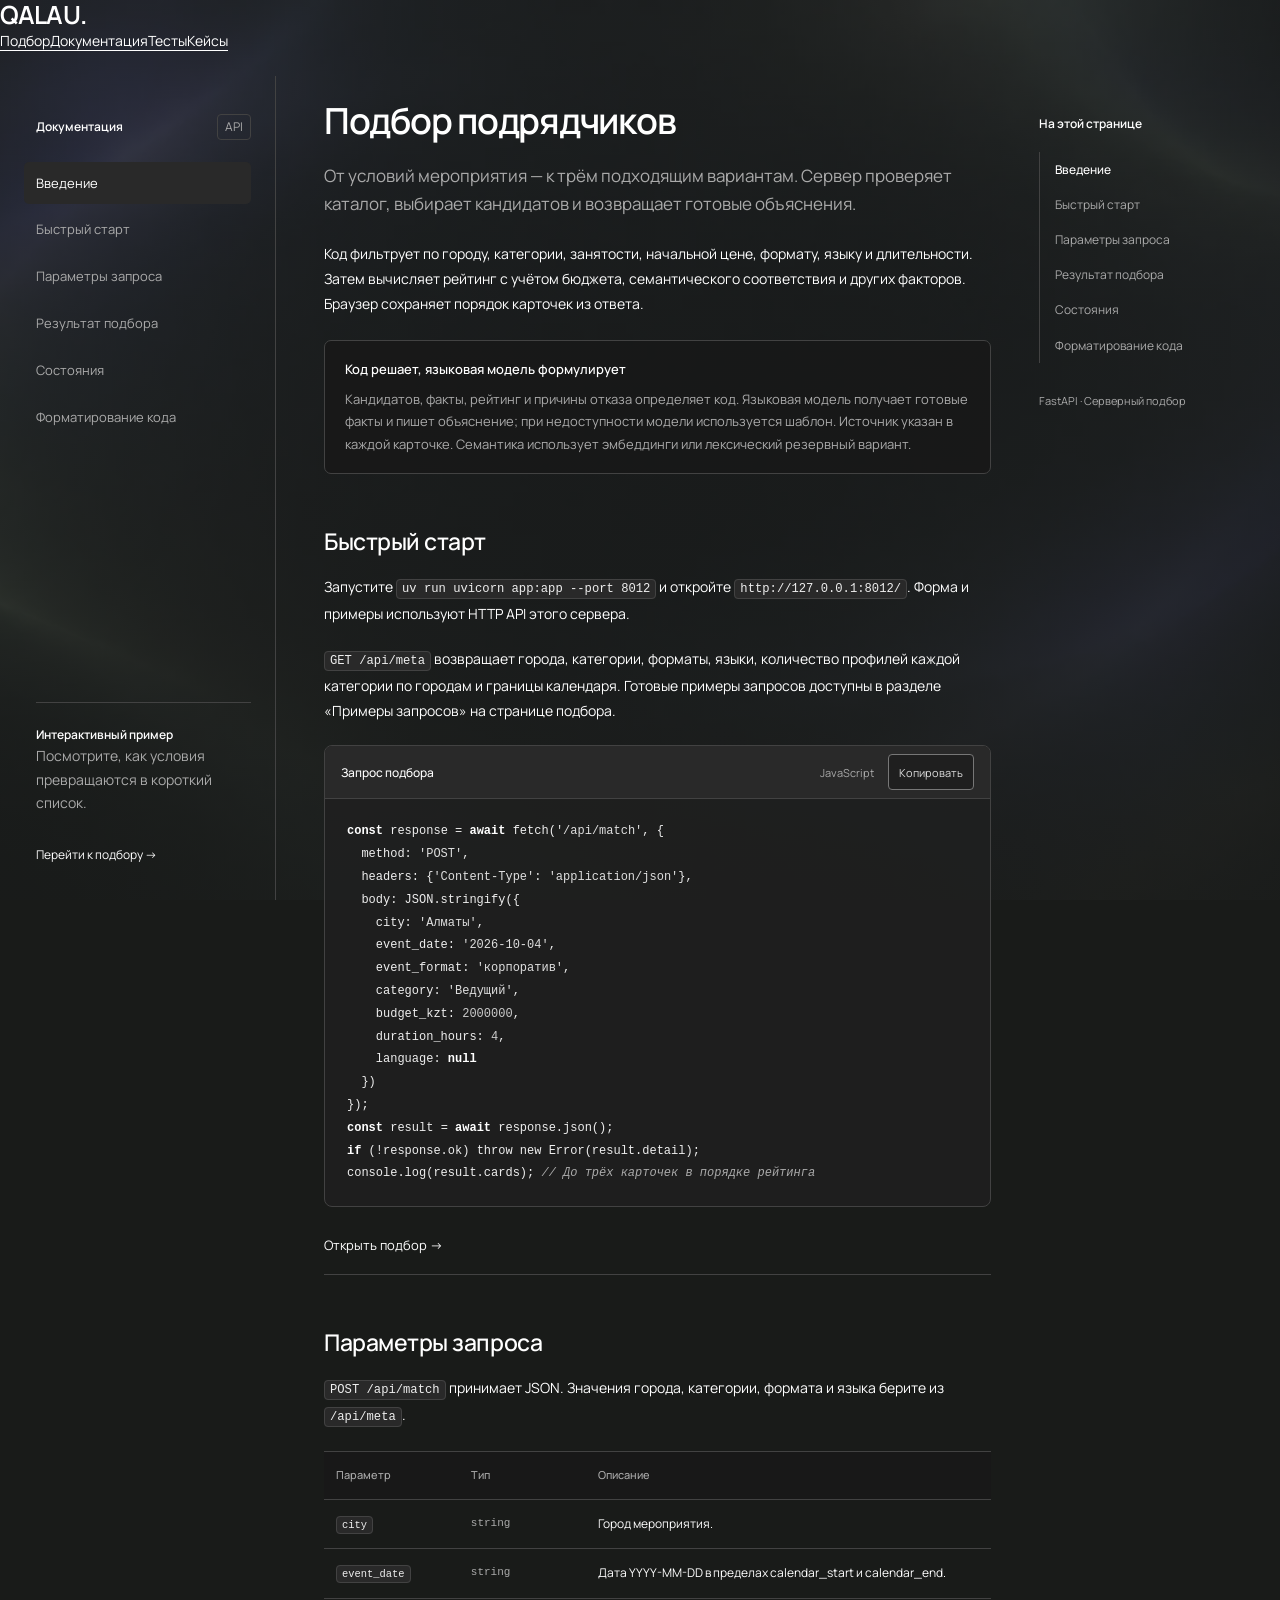
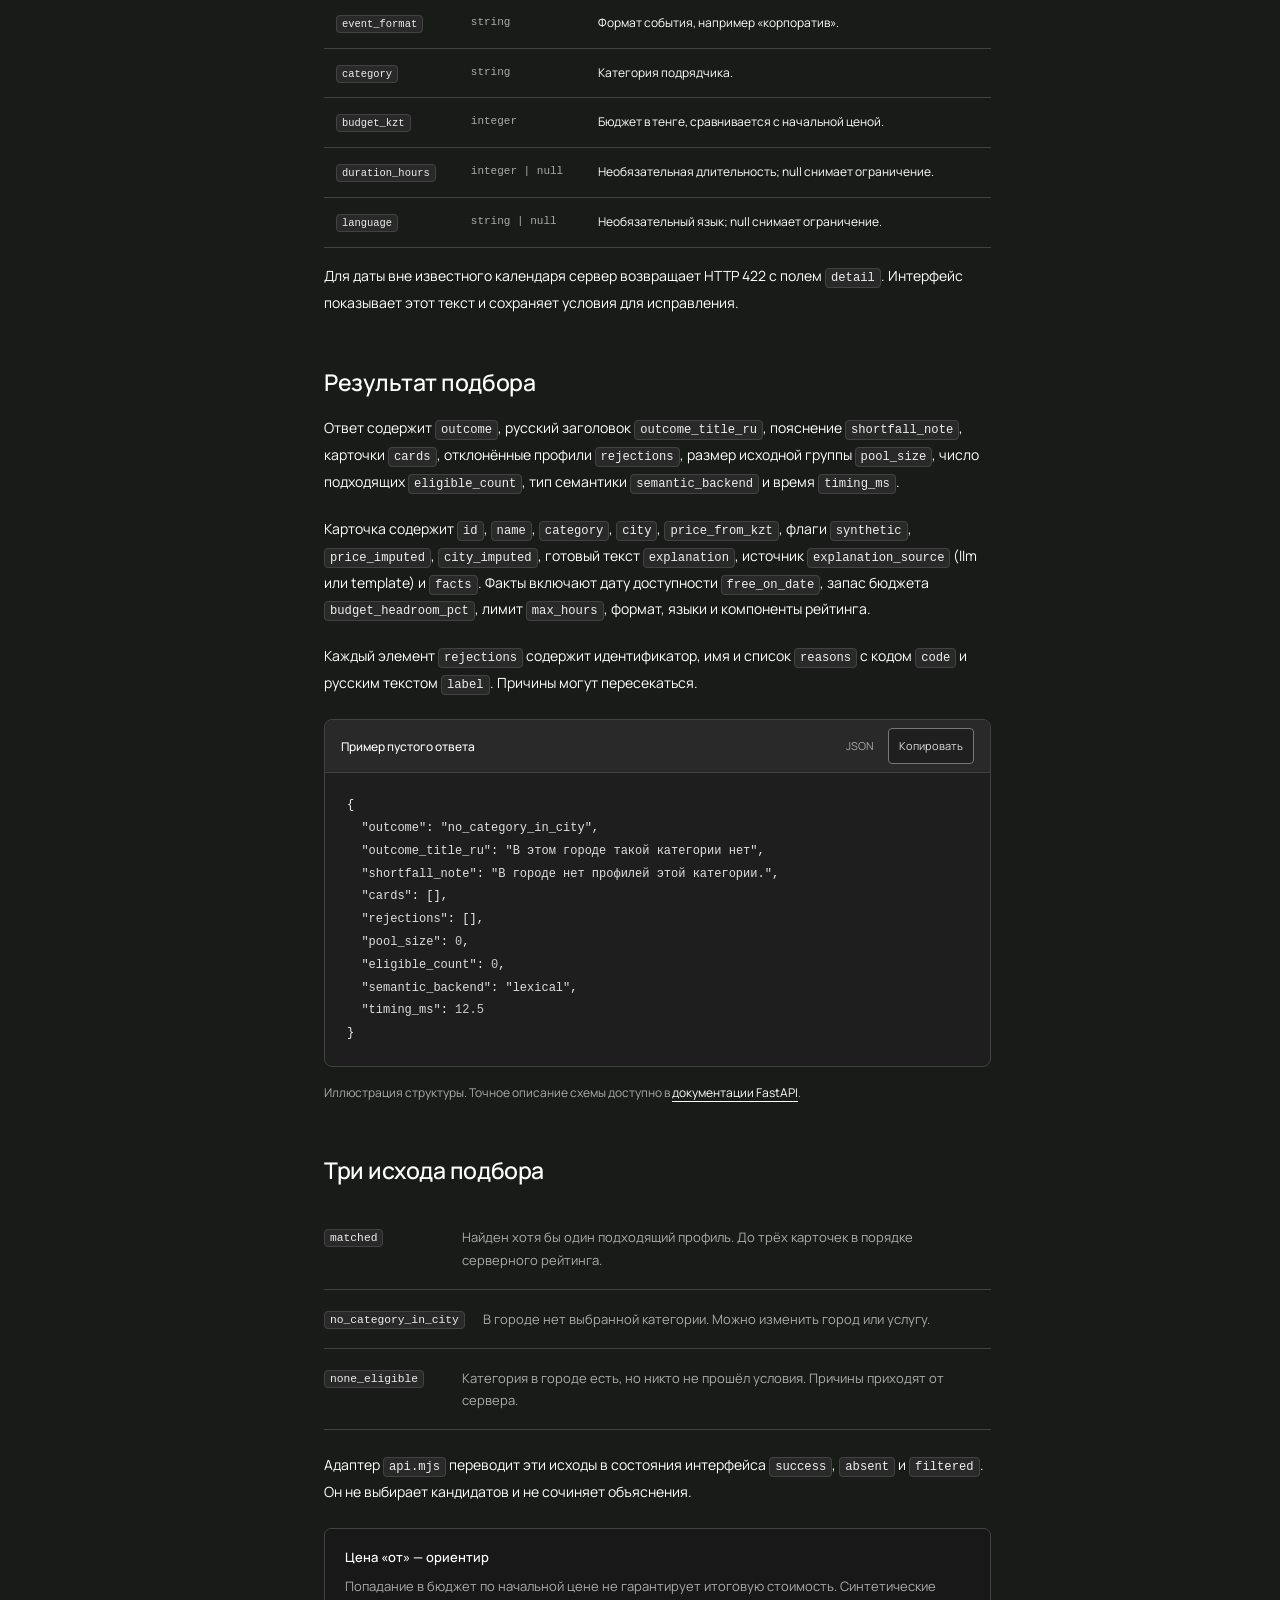
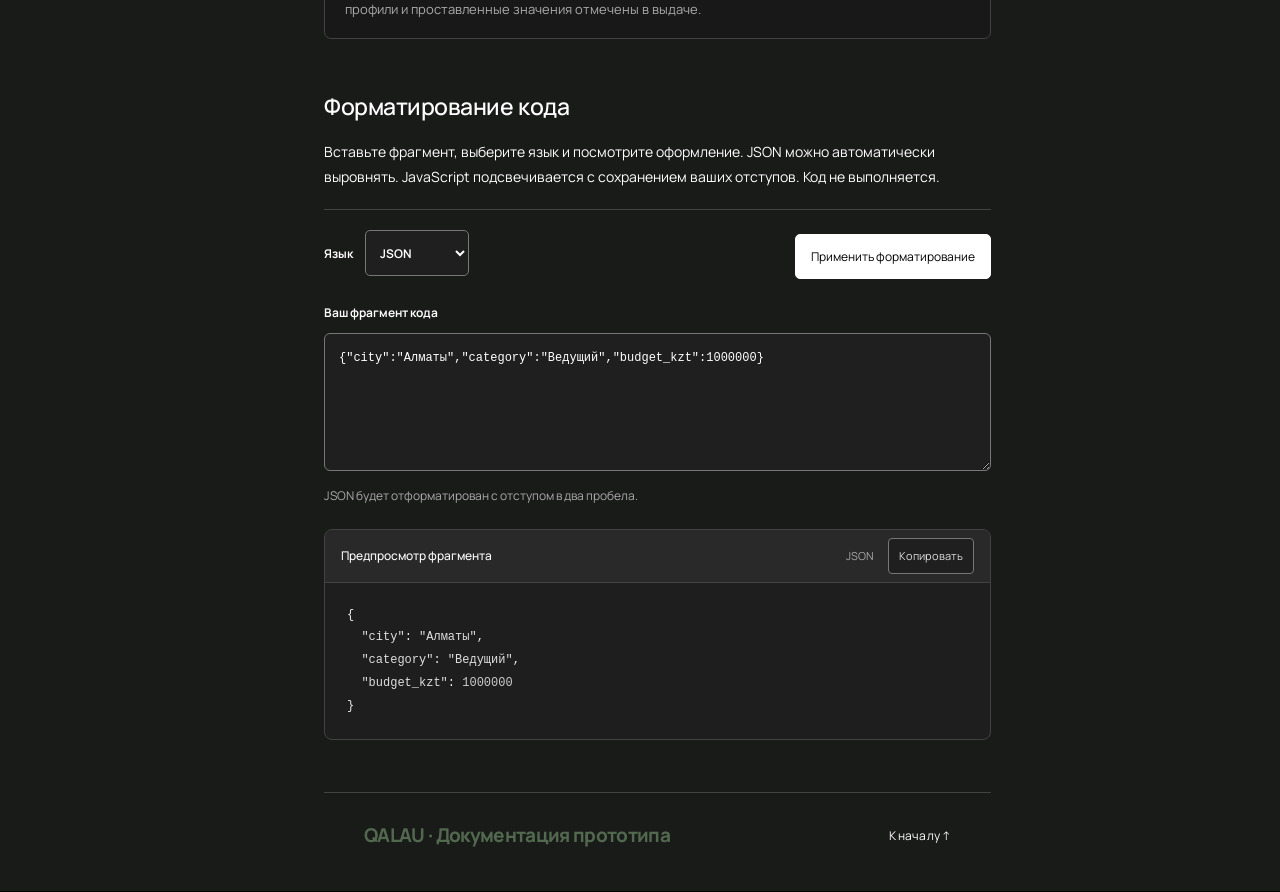
<file: web/qalau/openai-docs.html>
<!doctype html><html lang="ru" data-palette="openai"><head><meta charset="utf-8"><meta name="viewport" content="width=device-width, initial-scale=1"><meta name="theme-color" content="#000000"><title>QALAU — документация для разработчиков</title><link rel="stylesheet" href="/style.css"><link rel="stylesheet" href="docs.css"></head><body>
<a class="skip" href="#main">К содержимому</a>
<header class="header shared-header"><div class="header-inner"><a class="brand" href="/" aria-label="QALAU — к началу подбора">QALAU<span class="brand-dot">.</span></a><nav class="header-nav" aria-label="Основная навигация"><a href="/">Подбор</a><a href="/docs-ui" aria-current="page">Документация</a><a href="/tests">Тесты</a><a href="/cases">Кейсы</a></nav></div></header>
<div class="docs-layout"><aside class="sidebar"><div class="sidebar-top">Документация <span>API</span></div><nav aria-label="Разделы документации"><a href="#overview">Введение</a><a href="#quickstart">Быстрый старт</a><a href="#parameters">Параметры запроса</a><a href="#response">Результат подбора</a><a href="#states">Состояния</a><a href="#formatting">Форматирование кода</a></nav><div class="sidebar-bottom"><span>Интерактивный пример</span><p>Посмотрите, как условия превращаются в короткий список.</p><a href="/">Перейти к подбору →</a></div></aside>
<main id="main"><details class="mobile-nav"><summary>Разделы документации</summary><nav aria-label="Мобильное оглавление"><a href="#overview">Введение</a><a href="#quickstart">Быстрый старт</a><a href="#parameters">Параметры запроса</a><a href="#response">Результат подбора</a><a href="#states">Состояния</a><a href="#formatting">Форматирование кода</a></nav></details>
<article><section id="overview"><h1>Подбор подрядчиков</h1><p class="lead">От условий мероприятия — к трём подходящим вариантам. Сервер проверяет каталог, выбирает кандидатов и возвращает готовые объяснения.</p><p>Код фильтрует по городу, категории, занятости, начальной цене, формату, языку и длительности. Затем вычисляет рейтинг с учётом бюджета, семантического соответствия и других факторов. Браузер сохраняет порядок карточек из ответа.</p><div class="note"><strong>Код решает, языковая модель формулирует</strong><p>Кандидатов, факты, рейтинг и причины отказа определяет код. Языковая модель получает готовые факты и пишет объяснение; при недоступности модели используется шаблон. Источник указан в каждой карточке. Семантика использует эмбеддинги или лексический резервный вариант.</p></div></section>
<section id="quickstart"><h2>Быстрый старт<a class="anchor" href="#quickstart" aria-label="Ссылка на быстрый старт">#</a></h2><p>Запустите <code>uv run uvicorn app:app --port 8012</code> и откройте <code>http://127.0.0.1:8012/</code>. Форма и примеры используют HTTP API этого сервера.</p><p><code>GET /api/meta</code> возвращает города, категории, форматы, языки, количество профилей каждой категории по городам и границы календаря. Готовые примеры запросов доступны в разделе «Примеры запросов» на странице подбора.</p><figure class="code-block"><figcaption><span>Запрос подбора</span><div><span class="language">JavaScript</span><button type="button" class="copy-code" aria-label="Копировать Запрос подбора">Копировать</button></div></figcaption><pre tabindex="0" aria-label="Запрос подбора"><code data-language="JavaScript">const response = await fetch(&#x27;/api/match&#x27;, {
  method: &#x27;POST&#x27;,
  headers: {&#x27;Content-Type&#x27;: &#x27;application/json&#x27;},
  body: JSON.stringify({
    city: &#x27;Алматы&#x27;,
    event_date: &#x27;2026-10-04&#x27;,
    event_format: &#x27;корпоратив&#x27;,
    category: &#x27;Ведущий&#x27;,
    budget_kzt: 2000000,
    duration_hours: 4,
    language: null
  })
});
const result = await response.json();
if (!response.ok) throw new Error(result.detail);
console.log(result.cards); // До трёх карточек в порядке рейтинга</code></pre></figure><a class="demo-link" href="/?example=1">Открыть подбор →</a></section>
<section id="parameters"><h2>Параметры запроса</h2><p><code>POST /api/match</code> принимает JSON. Значения города, категории, формата и языка берите из <code>/api/meta</code>.</p><div class="table-scroll" tabindex="0" aria-label="Таблица параметров"><table><thead><tr><th>Параметр</th><th>Тип</th><th>Описание</th></tr></thead><tbody>
<tr><td><code>city</code></td><td>string</td><td>Город мероприятия.</td></tr>
<tr><td><code>event_date</code></td><td>string</td><td>Дата YYYY-MM-DD в пределах calendar_start и calendar_end.</td></tr>
<tr><td><code>event_format</code></td><td>string</td><td>Формат события, например «корпоратив».</td></tr>
<tr><td><code>category</code></td><td>string</td><td>Категория подрядчика.</td></tr>
<tr><td><code>budget_kzt</code></td><td>integer</td><td>Бюджет в тенге, сравнивается с начальной ценой.</td></tr>
<tr><td><code>duration_hours</code></td><td>integer | null</td><td>Необязательная длительность; null снимает ограничение.</td></tr>
<tr><td><code>language</code></td><td>string | null</td><td>Необязательный язык; null снимает ограничение.</td></tr>
</tbody></table></div><p>Для даты вне известного календаря сервер возвращает HTTP 422 с полем <code>detail</code>. Интерфейс показывает этот текст и сохраняет условия для исправления.</p></section>
<section id="response"><h2>Результат подбора</h2><p>Ответ содержит <code>outcome</code>, русский заголовок <code>outcome_title_ru</code>, пояснение <code>shortfall_note</code>, карточки <code>cards</code>, отклонённые профили <code>rejections</code>, размер исходной группы <code>pool_size</code>, число подходящих <code>eligible_count</code>, тип семантики <code>semantic_backend</code> и время <code>timing_ms</code>.</p><p>Карточка содержит <code>id</code>, <code>name</code>, <code>category</code>, <code>city</code>, <code>price_from_kzt</code>, флаги <code>synthetic</code>, <code>price_imputed</code>, <code>city_imputed</code>, готовый текст <code>explanation</code>, источник <code>explanation_source</code> (llm или template) и <code>facts</code>. Факты включают дату доступности <code>free_on_date</code>, запас бюджета <code>budget_headroom_pct</code>, лимит <code>max_hours</code>, формат, языки и компоненты рейтинга.</p><p>Каждый элемент <code>rejections</code> содержит идентификатор, имя и список <code>reasons</code> с кодом <code>code</code> и русским текстом <code>label</code>. Причины могут пересекаться.</p><figure class="code-block"><figcaption><span>Пример пустого ответа</span><div><span class="language">JSON</span><button type="button" class="copy-code" aria-label="Копировать Пример пустого ответа">Копировать</button></div></figcaption><pre tabindex="0" aria-label="Пример пустого ответа"><code data-language="JSON">{
  &quot;outcome&quot;: &quot;no_category_in_city&quot;,
  &quot;outcome_title_ru&quot;: &quot;В этом городе такой категории нет&quot;,
  &quot;shortfall_note&quot;: &quot;В городе нет профилей этой категории.&quot;,
  &quot;cards&quot;: [],
  &quot;rejections&quot;: [],
  &quot;pool_size&quot;: 0,
  &quot;eligible_count&quot;: 0,
  &quot;semantic_backend&quot;: &quot;lexical&quot;,
  &quot;timing_ms&quot;: 12.5
}</code></pre></figure><p class="caption">Иллюстрация структуры. Точное описание схемы доступно в <a href="/docs">документации FastAPI</a>.</p></section>
<section id="states"><h2>Три исхода подбора</h2><dl class="states"><div><dt><code>matched</code></dt><dd>Найден хотя бы один подходящий профиль. До трёх карточек в порядке серверного рейтинга.</dd></div><div><dt><code>no_category_in_city</code></dt><dd>В городе нет выбранной категории. Можно изменить город или услугу.</dd></div><div><dt><code>none_eligible</code></dt><dd>Категория в городе есть, но никто не прошёл условия. Причины приходят от сервера.</dd></div></dl><p>Адаптер <code>api.mjs</code> переводит эти исходы в состояния интерфейса <code>success</code>, <code>absent</code> и <code>filtered</code>. Он не выбирает кандидатов и не сочиняет объяснения.</p><div class="note"><strong>Цена «от» — ориентир</strong><p>Попадание в бюджет по начальной цене не гарантирует итоговую стоимость. Синтетические профили и проставленные значения отмечены в выдаче.</p></div></section>
<section id="formatting"><h2>Форматирование кода<a class="anchor" href="#formatting" aria-label="Ссылка на форматирование">#</a></h2><p>Вставьте фрагмент, выберите язык и посмотрите оформление. JSON можно автоматически выровнять. JavaScript подсвечивается с сохранением ваших отступов. Код не выполняется.</p><div class="snippet-editor"><div class="editor-controls"><label for="snippet-language">Язык <select id="snippet-language"><option>JSON</option><option>JavaScript</option><option>Текст</option></select></label><button id="format-code" type="button">Применить форматирование</button></div><label class="input-label" for="snippet-input">Ваш фрагмент кода</label><textarea id="snippet-input" spellcheck="false" rows="5">{"city":"Алматы","category":"Ведущий","budget_kzt":1000000}</textarea><p id="format-status" role="status">JSON будет отформатирован с отступом в два пробела.</p></div><figure class="code-block"><figcaption><span>Предпросмотр фрагмента</span><div><span class="language">JSON</span><button type="button" class="copy-code" aria-label="Копировать Предпросмотр фрагмента">Копировать</button></div></figcaption><pre tabindex="0" aria-label="Предпросмотр фрагмента"><code data-language="JSON">{
  &quot;city&quot;: &quot;Алматы&quot;,
  &quot;category&quot;: &quot;Ведущий&quot;,
  &quot;budget_kzt&quot;: 1000000
}</code></pre></figure></section>
<footer class="docs-footer"><span>QALAU · Документация прототипа</span><a href="#overview">К началу ↑</a></footer></article></main>
<aside class="page-outline"><span>На этой странице</span><nav aria-label="На этой странице"><a href="#overview">Введение</a><a href="#quickstart">Быстрый старт</a><a href="#parameters">Параметры запроса</a><a href="#response">Результат подбора</a><a href="#states">Состояния</a><a href="#formatting">Форматирование кода</a></nav><p>FastAPI · Серверный подбор</p></aside></div><div id="copy-status" class="sr-only" role="status"></div><script type="module" src="docs.mjs"></script></body></html>
</file>
<file: console-next/docs.css>
@font-face{font-family:Plex;src:url('../fonts/ibm-plex-sans.ttf') format('truetype');font-weight:100 900;font-display:swap}
:root{color-scheme:light;--ink:#172b55;--muted:#50617d;--accent:#304db2;--line:#e1e7ef;--code:#f6f8fc;--tint:#eaf2ff;background:#fff;color:var(--ink);font-family:Plex,Arial,sans-serif;font-size:15px;scroll-padding-top:95px}*{box-sizing:border-box}body{margin:0}a{color:var(--accent);text-underline-offset:4px}button,input,textarea,select{font:inherit}button{cursor:pointer}button,a,summary,select{touch-action:manipulation}a:focus-visible,button:focus-visible,summary:focus-visible,pre:focus-visible,.table-scroll:focus-visible,input:focus-visible,textarea:focus-visible,select:focus-visible{outline:2px solid var(--accent);outline-offset:4px}::selection{background:#d2eaff;color:#172b55}textarea{caret-color:var(--accent)}.docs-header{position:sticky;top:0;z-index:10;height:72px;display:flex;align-items:center;gap:22px;background:#fff;border-bottom:1px solid var(--line);padding:0 36px}.brand{font-size:25px;font-weight:650;letter-spacing:-.035em;text-decoration:none;color:var(--ink)}.brand span{color:#6482f2}.header-divider{height:24px;width:1px;background:var(--line)}.docs-label{font-size:13px;color:var(--muted)}.docs-header nav{margin-left:auto;display:flex;gap:30px;align-items:center}.docs-header nav a{font-size:13px;text-decoration:none;padding:14px 0;color:var(--muted)}.docs-header nav a[aria-current]{color:var(--ink);border-bottom:2px solid #6482f2}.docs-layout{max-width:1500px;margin:auto;display:grid;grid-template-columns:240px minmax(0,1fr) 205px;gap:48px;padding:0 36px}.sidebar,.page-outline{position:sticky;top:72px;align-self:start;height:calc(100vh - 72px);padding-top:38px}.sidebar{border-right:1px solid var(--line);padding-right:24px;display:flex;flex-direction:column}.sidebar-top{font-size:12px;font-weight:600;display:flex;align-items:center;justify-content:space-between;margin-bottom:22px}.sidebar-top span{font-weight:400;border:1px solid var(--line);border-radius:4px;padding:2px 7px;color:var(--muted)}.sidebar nav,.page-outline nav,.mobile-nav nav{display:flex;flex-direction:column;gap:4px}.sidebar nav a{font-size:13px;padding:11px 12px;color:var(--muted);text-decoration:none;border-radius:5px;margin-left:-12px}.sidebar nav a:hover,.sidebar nav a[aria-current]{background:var(--tint);color:var(--accent)}.sidebar-bottom{margin-top:auto;border-top:1px solid var(--line);padding:22px 0 26px;font-size:12px}.sidebar-bottom span{font-weight:600}.sidebar-bottom p{line-height:1.7;color:var(--muted)}.sidebar-bottom a{text-decoration:none;display:inline-block;padding:10px 0}.page-outline{font-size:12px}.page-outline>span{font-weight:600}.page-outline nav{margin-top:18px;border-left:1px solid var(--line);padding-left:15px;gap:0}.page-outline a{color:var(--muted);text-decoration:none;padding:8px 0}.page-outline a[aria-current]{color:var(--accent);font-weight:500}.page-outline p{font-size:11px;color:var(--muted);margin-top:28px}main{min-width:0;padding-top:47px}article{max-width:760px;margin:auto}section{scroll-margin-top:98px;margin-bottom:52px}h1{font-size:36px;letter-spacing:-.035em;font-weight:600;line-height:1.2;margin:0 0 19px}h2{font-size:23px;letter-spacing:-.02em;font-weight:550;line-height:1.35;margin:0 0 17px;display:flex;gap:10px;align-items:center}p{font-size:14px;line-height:1.8;margin:0 0 20px}p.lead{font-size:17px;line-height:1.65;color:var(--muted);margin-bottom:23px}.anchor{font-size:17px;color:var(--muted);text-decoration:none;opacity:0}h2:hover .anchor,.anchor:focus-visible{opacity:1}.note{padding:17px 20px;border:1px solid #c3d5ef;background:#f5f9ff;border-radius:7px;margin:24px 0}.note strong{font-weight:550;font-size:13px}.note p{font-size:13px;margin:7px 0 0;line-height:1.75;color:var(--muted)}code,pre,textarea{font-family:Consolas,'Liberation Mono',monospace}p code,td code,dt code{font-size:.87em;background:#f0f3f9;border:1px solid #e2e7ef;border-radius:4px;padding:2px 5px;overflow-wrap:anywhere;color:#304d91}.code-block{margin:22px 0 16px;border:1px solid #dce3ee;border-radius:8px;overflow:hidden;background:var(--code)}figcaption{display:flex;align-items:center;justify-content:space-between;gap:12px;padding:8px 16px;border-bottom:1px solid #dce3ee;font-size:12px;background:#f0f3f9}figcaption>span{font-weight:500}figcaption>div{display:flex;align-items:center;gap:14px}.language{color:var(--muted);font-size:11px}.copy-code{border:1px solid #c7d2e4;border-radius:4px;background:#fff;color:var(--muted);font-size:11px;padding:8px 10px;min-height:36px}.copy-code:hover{color:var(--accent);border-color:var(--accent)}pre{margin:0;padding:21px 22px;overflow:auto;font-size:12px;line-height:1.9;tab-size:2;color:#243655;scrollbar-color:#a4b1c8 #f6f8fc}pre code{font-family:inherit}.token-string{color:#27613d}.token-keyword{color:#6741a6}.token-number{color:#9d4821}.token-comment{color:#627087;font-style:italic}.caption{font-size:12px;color:var(--muted);line-height:1.7}.demo-link{display:flex;justify-content:space-between;gap:16px;border-bottom:1px solid var(--line);padding:12px 0 18px;text-decoration:none;font-size:13px}.table-scroll{overflow:auto;border-block:1px solid var(--line);margin:22px 0 15px}table{border-collapse:collapse;width:100%;font-size:12px;text-align:left;min-width:530px}th{font-size:11px;background:#f8faff;color:var(--muted);font-weight:500}th,td{padding:14px 12px;line-height:1.7;border-bottom:1px solid var(--line);vertical-align:top}tr:last-child td{border-bottom:0}td:nth-child(2){font-family:Consolas,monospace;font-size:11px;color:var(--muted)}td strong{font-weight:500}.states{margin:22px 0}.states>div{display:grid;grid-template-columns:100px 1fr;gap:18px;padding:18px 0;border-bottom:1px solid var(--line)}dt{font-size:13px}dd{margin:0;font-size:13px;line-height:1.7;color:var(--muted)}.snippet-editor{border-top:1px solid var(--line);padding-top:20px}.editor-controls{display:flex;justify-content:space-between;align-items:center;gap:14px;margin-bottom:20px}.editor-controls label{font-size:12px;display:flex;gap:12px;align-items:center}select{padding:10px;border:1px solid #8c9cb7;border-radius:5px;background:white;color:var(--ink);font-size:12px}.editor-controls button{background:#304db2;color:#fff;border:1px solid #304db2;padding:12px 15px;font-size:12px;border-radius:5px;min-height:44px}.editor-controls button:hover{background:#213d96}.input-label{display:block;font-size:12px;margin-bottom:10px}textarea{width:100%;resize:vertical;min-height:130px;padding:14px;font-size:12px;line-height:1.8;color:var(--ink);border:1px solid #8c9cb7;border-radius:6px;background:#fff}#format-status{font-size:12px;margin:8px 0;color:var(--muted)}#format-status.error{color:#a42a25}.docs-footer{border-top:1px solid var(--line);display:flex;justify-content:space-between;gap:15px;padding:23px 0 35px;font-size:11px;color:var(--muted)}.docs-footer a{text-decoration:none}.mobile-nav{display:none}.skip{position:fixed;top:-90px;left:20px;z-index:20;padding:14px;background:#fff}.skip:focus{top:10px}.sr-only{position:absolute;width:1px;height:1px;overflow:hidden;clip-path:inset(50%)}
@media(min-width:1450px){.docs-layout{gap:60px}}
@media(max-width:1150px){.docs-layout{grid-template-columns:210px minmax(0,1fr);gap:36px;padding-inline:28px}.page-outline{display:none}.docs-header{padding-inline:28px}}
@media(max-width:760px){.docs-header{height:64px;padding-inline:20px;gap:14px}.brand{font-size:23px}.header-divider,.docs-label,.docs-header nav a[aria-current]{display:none}.docs-header nav a{font-size:12px}.docs-layout{display:block;padding:0 20px}.sidebar{display:none}main{padding-top:16px}.mobile-nav{display:block;border-bottom:1px solid var(--line);margin-bottom:32px;font-size:13px}.mobile-nav summary{cursor:pointer;min-height:44px;padding:12px 0}.mobile-nav nav{padding-bottom:16px}.mobile-nav a{padding:8px 0;text-decoration:none}h1{font-size:29px}h2{font-size:21px}.anchor{opacity:1;font-size:14px}p.lead{font-size:16px}section{margin-bottom:40px}pre{padding:16px;font-size:11px}figcaption{padding:8px 11px}.language{display:none}.editor-controls{align-items:stretch;flex-direction:column}.editor-controls label{justify-content:space-between}.editor-controls button{width:100%}.docs-footer{font-size:10px}.states>div{grid-template-columns:85px 1fr;gap:12px}.note{padding:15px}p{font-size:14px}}
@media(prefers-reduced-motion:reduce){*{scroll-behavior:auto!important}}

/* Documentation follows the OpenAI prototype's neutral dark palette. */
:root[data-palette="openai"]{color-scheme:dark;--ink:#fff;--muted:#aaa;--accent:#fff;--line:#424242;--code:#1f1f1f;--tint:#292929;background:#000;scrollbar-color:#777 #000}
:root[data-palette="openai"] .docs-header{background:#0c0c0c}
:root[data-palette="openai"] .brand span{color:#fff}
:root[data-palette="openai"] .docs-header nav a[aria-current]{border-color:#fff}
:root[data-palette="openai"] ::selection{background:#fff;color:#000}
:root[data-palette="openai"] .note{background:#181818;border-color:#424242}
:root[data-palette="openai"] :is(p code,td code,dt code){background:#292929;border-color:#424242;color:#eee}
:root[data-palette="openai"] .code-block{border-color:#424242}
:root[data-palette="openai"] figcaption{background:#292929;border-color:#424242}
:root[data-palette="openai"] .copy-code{background:#1f1f1f;border-color:#777;color:#ddd}
:root[data-palette="openai"] .copy-code:hover{background:#333;border-color:#fff;color:#fff}
:root[data-palette="openai"] pre{color:#eee;scrollbar-color:#777 #1f1f1f}
:root[data-palette="openai"] .token-string{color:#dedede}
:root[data-palette="openai"] .token-keyword{color:#fff;font-weight:bold}
:root[data-palette="openai"] .token-number{color:#ccc}
:root[data-palette="openai"] .token-comment{color:#aaa}
:root[data-palette="openai"] th{background:#181818}
:root[data-palette="openai"] :is(select,textarea){background:#1f1f1f;border-color:#777;color:#fff}
:root[data-palette="openai"] .editor-controls button{background:#fff;color:#000;border-color:#fff}
:root[data-palette="openai"] .editor-controls button:hover{background:#dedede;border-color:#dedede}
:root[data-palette="openai"] #format-status.error{color:#ffb5ac}
:root[data-palette="openai"] .skip{background:#1f1f1f}
</file>
<file: style.css>
@font-face{font-family:Manrope;src:url('fonts/manrope-variable.ttf') format('truetype');font-weight:200 800;font-display:swap}
:root{--bg:#f6f7f3;--paper:#fff;--ink:#24332e;--muted:#59675f;--line:#dce2da;--green:#295749;--tint:#eef3ec;--red:#a4362c;--control-border:#a5b2a7;--focus:#548472}*{box-sizing:border-box}html{scroll-padding-top:24px;scrollbar-color:#a9b8a9 var(--bg)}body{margin:0;background:var(--bg);color:var(--ink);font-family:Manrope,'Segoe UI',sans-serif;font-size:14px;line-height:1.6}button,input,select{font:inherit}button,a,input,select,summary{-webkit-tap-highlight-color:transparent}button{cursor:pointer}a{color:inherit;text-underline-offset:3px}::selection{background:#d2e7d7}*:focus-visible{outline:3px solid var(--focus);outline-offset:4px}input{caret-color:var(--green)}[hidden]{display:none!important}.skip{position:absolute;top:-70px;background:white;padding:12px;z-index:5}.skip:focus{top:0}
.topbar{height:76px;border-bottom:1px solid var(--line);display:flex;align-items:center;gap:28px;padding:0 max(28px,calc((100vw - 1240px)/2));background:#fbfcf9}.brand{text-decoration:none;display:flex;align-items:center;font-size:28px;font-weight:800;letter-spacing:-1.1px;line-height:1.2}.brand-dot{color:#668275}.brand-mark{display:flex;flex-direction:column;gap:4px;width:24px;margin-right:10px}.brand-mark i{display:block;height:3px;width:20px;background:var(--green);border-radius:2px}.brand-mark i:nth-child(2){width:13px}.brand-desc{color:var(--muted);font-size:12px}.demo-label{margin-left:auto;font-size:12px;color:var(--muted)}main{max-width:1296px;margin:auto;padding:28px 28px 0}.intro{display:flex;justify-content:space-between;align-items:center;gap:28px;margin-bottom:32px}.breadcrumb{font-size:12px;color:var(--muted);margin-bottom:14px}.breadcrumb span{padding:0 10px;color:#738174}h1{font-size:clamp(26px,2.6vw,34px);letter-spacing:-.035em;line-height:1.3;margin:0 0 10px;font-weight:700;max-width:850px;text-wrap:balance}.intro p{color:var(--muted);margin:0;font-size:14px}.intro-note{font-size:12px;color:var(--green);line-height:1.8;padding-left:24px;border-left:1px solid #bdcbbc;flex-shrink:0}
.workspace{display:grid;grid-template-columns:300px minmax(0,1fr);gap:32px;align-items:start}.filter-panel{background:var(--paper);border:1px solid var(--line);border-radius:14px;padding:24px;scroll-margin-top:20px}.panel-heading{display:flex;justify-content:space-between;align-items:center;gap:12px;margin-bottom:22px}h2{font-size:18px;letter-spacing:-.03em;font-weight:700;margin:0}.small{font-size:12px;color:var(--muted);display:block;margin-top:4px}.field{margin-bottom:17px}label{font-size:13px;display:block;margin-bottom:7px;font-weight:650}input,select{color:var(--ink);background:#fff;border:1px solid var(--control-border);border-radius:8px;width:100%;height:46px;padding:0 12px;font-size:14px;min-width:0;transition:border-color 150ms ease,background-color 150ms ease}select{cursor:pointer;padding-right:6px}input:hover,select:hover,input:focus,select:focus{border-color:var(--green)}input::placeholder{color:#67756b}.money-input{position:relative}.money-input input{padding-right:32px;font-variant-numeric:tabular-nums}.money-input>span{position:absolute;right:13px;top:11px;color:var(--muted)}.error{font-size:12px;color:var(--red);display:block;margin-top:5px}.error:empty{display:none}[aria-invalid=true]{border-color:var(--red)}details summary{cursor:pointer;list-style:none}details summary::-webkit-details-marker{display:none}#extra{border-top:1px solid var(--line);margin:20px 0 14px}#extra summary{font-size:12px;min-height:48px;display:flex;justify-content:space-between;align-items:center;gap:8px;font-weight:650}#extra summary span{font-size:20px;font-weight:400;transition:transform 150ms ease}#extra[open] summary span{transform:rotate(45deg)}.primary{background:var(--green);color:white;border:1px solid var(--green);padding:12px 14px;border-radius:8px;display:flex;justify-content:space-between;align-items:center;gap:8px;width:100%;font-weight:650;font-size:13px;min-height:48px;transition:background-color 150ms ease}.primary:hover{background:#1d4438}.primary:active{background:#17372e}.primary:disabled{background:#647d70;border-color:#647d70;cursor:wait}.form-note{text-align:center;font-size:12px;line-height:1.65;color:var(--muted);margin:14px 0 0}.edit-conditions,.conditions-summary{display:none}
.results-panel{min-width:0;scroll-margin-top:24px}.results-panel:focus{outline:none}.results-heading{display:flex;justify-content:space-between;gap:16px;align-items:center;min-height:66px;margin-bottom:20px}.results-heading h2{font-size:24px;line-height:1.3}.results-heading p{margin:7px 0 0;color:var(--muted);font-size:13px}.count{border-radius:6px;background:#e5ecdf;color:var(--green);font-size:13px;font-weight:650;padding:7px 10px;white-space:nowrap;font-variant-numeric:tabular-nums}.vendor{background:#fff;border:1px solid var(--line);border-radius:14px;padding:24px;margin-bottom:16px}.vendor-top{display:grid;grid-template-columns:48px minmax(0,1fr) auto;column-gap:14px;align-items:center}.avatar{height:48px;width:48px;background:#e7eee3;border-radius:12px;display:grid;place-items:center;font-weight:650;font-size:17px;color:#42634d}.vendor-title{min-width:0}.vendor h3{font-size:19px;line-height:1.35;letter-spacing:-.025em;margin:0 0 5px;font-weight:750;overflow-wrap:anywhere}.vendor-meta{font-size:12px;color:var(--muted)}.price{text-align:right;white-space:nowrap;font-variant-numeric:tabular-nums;font-size:22px;line-height:1.35;font-weight:750;letter-spacing:-.025em}.price small{font-size:12px;letter-spacing:0;font-weight:500;color:var(--muted);margin-right:4px}.available{font-size:11px;letter-spacing:0;font-weight:550;color:var(--green);margin-top:7px}.facts{display:flex;gap:8px 18px;flex-wrap:wrap;font-size:12px;color:#435c4a;margin:20px 0 18px}.facts span{display:flex;align-items:center;gap:6px}.facts svg{width:14px;height:14px;flex:none}.explanation{border-top:1px solid var(--line);padding-top:17px}.explanation strong{font-size:13px;font-weight:750;color:var(--green);display:block;margin-bottom:8px}.explanation p{font-size:14px;line-height:1.75;margin:0;max-width:70ch;overflow-wrap:anywhere}.match-copy{color:var(--ink)}.explanation .source-copy{color:var(--muted);margin-top:9px;font-size:13px;line-height:1.75}.provenance{font-size:11px;line-height:1.7;color:var(--muted);margin:18px 0 12px;overflow-wrap:anywhere}.vendor details{border-top:1px solid var(--line);font-size:13px}.vendor summary{color:var(--green);font-weight:650;display:flex;justify-content:space-between;align-items:center;min-height:44px;gap:12px;padding-top:5px}.vendor summary>span{font-weight:400;font-size:20px;transition:transform 150ms ease}.vendor details[open] summary>span{transform:rotate(45deg)}.vendor details p{color:var(--muted);line-height:1.8;margin:8px 0 0;overflow-wrap:anywhere}.price-note{font-size:12px;line-height:1.75;color:var(--muted);max-width:70ch;margin:20px 0 0;padding-left:2px}
.empty{min-height:440px;border:1px solid var(--line);border-radius:14px;display:flex;flex-direction:column;justify-content:center;align-items:center;text-align:center;padding:40px 28px;background:#fbfcf9}.empty-symbol{height:56px;width:56px;display:grid;place-items:center;margin-bottom:24px;background:#e7eee3;border-radius:14px;color:var(--green)}.empty-symbol svg{width:28px;height:28px}.empty h3{font-size:24px;letter-spacing:-.035em;line-height:1.35;font-weight:650;margin:0 0 12px;text-wrap:balance}.empty p{color:var(--muted);max-width:43ch;margin:0 0 22px;line-height:1.8}.empty .text-button{margin:4px}.empty-steps{display:flex;gap:22px;margin-top:18px;padding-top:24px;border-top:1px solid var(--line);font-size:12px;color:var(--muted)}.empty-steps b{display:block;font-size:13px;font-weight:650;color:var(--green);margin-bottom:5px}.notice{padding:14px 16px;margin-bottom:16px;border:1px solid #ccd9c6;border-radius:8px;background:var(--tint);color:#3d543f;font-size:13px;line-height:1.7}.text-button,.edit-conditions{border:1px solid #a5b6a2;background:white;color:var(--green);border-radius:7px;min-height:44px;padding:9px 14px;font-size:13px;font-weight:650;transition:background-color 150ms ease}.text-button:hover,.edit-conditions:hover{background:var(--tint)}.reason-list{font-size:13px;list-style:none;margin:0 0 20px;padding:0;color:#40543e}.reason-list li{padding:4px}
.demo-tools{border-top:1px solid var(--line);margin-top:40px;padding:26px 0;display:flex;gap:25px;justify-content:space-between;align-items:center}.demo-tools h2{font-size:14px}.demo-tools p{margin:5px 0 0;color:var(--muted);font-size:12px}.scenario-buttons{display:flex;flex-wrap:wrap;gap:8px;max-width:655px;justify-content:flex-end}.scenario-buttons button{border:1px solid #b6c3b4;background:transparent;border-radius:7px;padding:8px 11px;font-size:12px;font-weight:550;color:#40553f;min-height:40px;transition:background-color 150ms ease,color 150ms ease}.scenario-buttons button:hover{background:#e9eee4}.scenario-buttons button[aria-pressed=true]{background:var(--green);border-color:var(--green);color:white}footer{border-top:1px solid var(--line);padding:20px 0 28px;display:flex;gap:24px;align-items:center;color:var(--muted);font-size:11px}footer>span:first-child{font-weight:750;font-size:19px;color:#52694f;letter-spacing:-.035em}footer p{flex:1;margin:0;max-width:75ch}footer>span:last-child{margin-left:auto;white-space:nowrap}.loader{height:30px;width:30px;border:2px solid #c9d8c5;border-top-color:var(--green);border-radius:50%;animation:spin 1s linear infinite;margin-bottom:24px}@keyframes spin{to{transform:rotate(360deg)}}
@media(min-width:1100px) and (min-height:960px){.filter-panel{position:sticky;top:24px}}
@media(max-width:1120px){.intro-note{display:none}.workspace{grid-template-columns:280px minmax(0,1fr);gap:24px}.filter-panel{padding:21px}.vendor-top{grid-template-columns:48px minmax(0,1fr)}.price{grid-column:1/-1;margin-top:16px;display:flex;justify-content:space-between;align-items:center;text-align:left;gap:12px}.available{margin:0;font-size:11px}.vendor{padding:22px}.brand-desc{display:none}.demo-tools{align-items:flex-start}}
@media(max-width:920px){main{padding-top:24px}.workspace{display:block}.filter-panel{padding:24px}.panel-heading{margin-bottom:22px}.results-panel{margin-top:30px}.intro{margin-bottom:26px}#search{display:grid;grid-template-columns:1fr 1fr;column-gap:20px}#extra,.primary,.form-note{grid-column:1/-1}#extra{margin-top:3px}.primary{justify-content:center;gap:18px}.edit-conditions{display:inline-flex;align-items:center}.form-collapsed #search{display:none}.form-collapsed .panel-heading{margin-bottom:0}.form-collapsed .small{display:none}.conditions-summary{font-size:13px;color:var(--muted);line-height:1.8;margin:12px 0 0}.form-collapsed .conditions-summary{display:block}.vendor-top{grid-template-columns:48px minmax(0,1fr) auto}.price{grid-column:auto;margin:0;display:block;text-align:right}.available{margin-top:7px}.demo-tools{display:block}.scenario-buttons{justify-content:flex-start;margin-top:17px;max-width:none}.scenario-buttons button{min-height:44px}}
@media(max-width:580px){.topbar{height:68px;padding:0 20px;gap:12px}.brand{font-size:26px}.demo-label{font-size:10px;max-width:115px;text-align:right}main{padding:22px 18px 0}.breadcrumb{font-size:11px;margin-bottom:13px}h1{font-size:27px;line-height:1.3;max-width:370px}.intro p{font-size:13px;line-height:1.75;max-width:340px}.filter-panel{padding:20px}#search{display:block}.field{margin-bottom:17px}input,select{font-size:16px;height:48px}.primary{font-size:14px;justify-content:space-between}#extra{margin-top:20px}.panel-heading{gap:8px}.panel-heading h2{font-size:17px}.edit-conditions{padding:9px 11px;font-size:12px}.results-heading{gap:10px;margin-bottom:18px}.results-heading h2{font-size:21px}.results-heading p{font-size:12px;line-height:1.8}.vendor{padding:20px}.vendor-top{grid-template-columns:44px minmax(0,1fr);gap:12px}.avatar{width:44px;height:44px;font-size:16px}.vendor h3{font-size:19px}.price{grid-column:1/-1;display:flex;flex-wrap:wrap;gap:7px 14px;text-align:left;align-items:center;justify-content:space-between;margin-top:3px;font-size:22px}.available{margin:0;font-size:11px}.facts{gap:8px 14px;font-size:12px;margin:18px 0}.explanation p{font-size:14px;line-height:1.75}.explanation .source-copy{font-size:13px}.provenance{font-size:11px}.empty{padding:30px 20px;min-height:350px}.empty h3{font-size:22px}.empty p{font-size:13px}.empty-steps{flex-direction:column;gap:10px;align-items:flex-start;margin-top:5px;width:100%;padding-top:20px}.empty-steps b{display:inline;margin:0 10px 0 0}.demo-tools{margin-top:30px}footer{align-items:flex-start;gap:12px;flex-wrap:wrap;font-size:11px}footer p{min-width:210px}footer>span:last-child{display:none}}
@media(prefers-reduced-motion:reduce){*,*::before,*::after{transition:none!important;animation:none!important;scroll-behavior:auto!important}}
</file>
<file: web/qalau/docs.css>
@font-face{font-family:Plex;src:url('fonts/ibm-plex-sans.ttf') format('truetype');font-weight:100 900;font-display:swap}
:root{color-scheme:light;--ink:#172b55;--muted:#50617d;--accent:#304db2;--line:#e1e7ef;--code:#f6f8fc;--tint:#eaf2ff;background:#fff;color:var(--ink);font-family:Plex,Arial,sans-serif;font-size:15px;scroll-padding-top:95px}*{box-sizing:border-box}body{margin:0}a{color:var(--accent);text-underline-offset:4px}button,input,textarea,select{font:inherit}button{cursor:pointer}button,a,summary,select{touch-action:manipulation}a:focus-visible,button:focus-visible,summary:focus-visible,pre:focus-visible,.table-scroll:focus-visible,input:focus-visible,textarea:focus-visible,select:focus-visible{outline:2px solid var(--accent);outline-offset:4px}::selection{background:#d2eaff;color:#172b55}textarea{caret-color:var(--accent)}.docs-header{position:sticky;top:0;z-index:10;height:72px;display:flex;align-items:center;gap:22px;background:#fff;border-bottom:1px solid var(--line);padding:0 36px}.brand{font-size:25px;font-weight:650;letter-spacing:-.035em;text-decoration:none;color:var(--ink)}.brand span{color:#6482f2}.header-divider{height:24px;width:1px;background:var(--line)}.docs-label{font-size:13px;color:var(--muted)}.docs-header nav{margin-left:auto;display:flex;gap:30px;align-items:center}.docs-header nav a{font-size:13px;text-decoration:none;padding:14px 0;color:var(--muted)}.docs-header nav a[aria-current]{color:var(--ink);border-bottom:2px solid #6482f2}.docs-layout{max-width:1500px;margin:auto;display:grid;grid-template-columns:240px minmax(0,1fr) 205px;gap:48px;padding:0 36px}.sidebar,.page-outline{position:sticky;top:72px;align-self:start;height:calc(100vh - 72px);padding-top:38px}.sidebar{border-right:1px solid var(--line);padding-right:24px;display:flex;flex-direction:column}.sidebar-top{font-size:12px;font-weight:600;display:flex;align-items:center;justify-content:space-between;margin-bottom:22px}.sidebar-top span{font-weight:400;border:1px solid var(--line);border-radius:4px;padding:2px 7px;color:var(--muted)}.sidebar nav,.page-outline nav,.mobile-nav nav{display:flex;flex-direction:column;gap:4px}.sidebar nav a{font-size:13px;padding:11px 12px;color:var(--muted);text-decoration:none;border-radius:5px;margin-left:-12px}.sidebar nav a:hover,.sidebar nav a[aria-current]{background:var(--tint);color:var(--accent)}.sidebar-bottom{margin-top:auto;border-top:1px solid var(--line);padding:22px 0 26px;font-size:12px}.sidebar-bottom span{font-weight:600}.sidebar-bottom p{line-height:1.7;color:var(--muted)}.sidebar-bottom a{text-decoration:none;display:inline-block;padding:10px 0}.page-outline{font-size:12px}.page-outline>span{font-weight:600}.page-outline nav{margin-top:18px;border-left:1px solid var(--line);padding-left:15px;gap:0}.page-outline a{color:var(--muted);text-decoration:none;padding:8px 0}.page-outline a[aria-current]{color:var(--accent);font-weight:500}.page-outline p{font-size:11px;color:var(--muted);margin-top:28px}main{min-width:0;padding-top:47px}article{max-width:760px;margin:auto}section{scroll-margin-top:98px;margin-bottom:52px}h1{font-size:36px;letter-spacing:-.035em;font-weight:600;line-height:1.2;margin:0 0 19px}h2{font-size:23px;letter-spacing:-.02em;font-weight:550;line-height:1.35;margin:0 0 17px;display:flex;gap:10px;align-items:center}p{font-size:14px;line-height:1.8;margin:0 0 20px}p.lead{font-size:17px;line-height:1.65;color:var(--muted);margin-bottom:23px}.anchor{font-size:17px;color:var(--muted);text-decoration:none;opacity:0}h2:hover .anchor,.anchor:focus-visible{opacity:1}.note{padding:17px 20px;border:1px solid #c3d5ef;background:#f5f9ff;border-radius:7px;margin:24px 0}.note strong{font-weight:550;font-size:13px}.note p{font-size:13px;margin:7px 0 0;line-height:1.75;color:var(--muted)}code,pre,textarea{font-family:Consolas,'Liberation Mono',monospace}p code,td code,dt code{font-size:.87em;background:#f0f3f9;border:1px solid #e2e7ef;border-radius:4px;padding:2px 5px;overflow-wrap:anywhere;color:#304d91}.code-block{margin:22px 0 16px;border:1px solid #dce3ee;border-radius:8px;overflow:hidden;background:var(--code)}figcaption{display:flex;align-items:center;justify-content:space-between;gap:12px;padding:8px 16px;border-bottom:1px solid #dce3ee;font-size:12px;background:#f0f3f9}figcaption>span{font-weight:500}figcaption>div{display:flex;align-items:center;gap:14px}.language{color:var(--muted);font-size:11px}.copy-code{border:1px solid #c7d2e4;border-radius:4px;background:#fff;color:var(--muted);font-size:11px;padding:8px 10px;min-height:36px}.copy-code:hover{color:var(--accent);border-color:var(--accent)}pre{margin:0;padding:21px 22px;overflow:auto;font-size:12px;line-height:1.9;tab-size:2;color:#243655;scrollbar-color:#a4b1c8 #f6f8fc}pre code{font-family:inherit}.token-string{color:#27613d}.token-keyword{color:#6741a6}.token-number{color:#9d4821}.token-comment{color:#627087;font-style:italic}.caption{font-size:12px;color:var(--muted);line-height:1.7}.demo-link{display:flex;justify-content:space-between;gap:16px;border-bottom:1px solid var(--line);padding:12px 0 18px;text-decoration:none;font-size:13px}.table-scroll{overflow:auto;border-block:1px solid var(--line);margin:22px 0 15px}table{border-collapse:collapse;width:100%;font-size:12px;text-align:left;min-width:530px}th{font-size:11px;background:#f8faff;color:var(--muted);font-weight:500}th,td{padding:14px 12px;line-height:1.7;border-bottom:1px solid var(--line);vertical-align:top}tr:last-child td{border-bottom:0}td:nth-child(2){font-family:Consolas,monospace;font-size:11px;color:var(--muted)}td strong{font-weight:500}.states{margin:22px 0}.states>div{display:grid;grid-template-columns:minmax(120px,max-content) 1fr;gap:18px;padding:18px 0;border-bottom:1px solid var(--line)}.states dt code{white-space:nowrap}dt{font-size:13px}dd{margin:0;font-size:13px;line-height:1.7;color:var(--muted)}.snippet-editor{border-top:1px solid var(--line);padding-top:20px}.editor-controls{display:flex;justify-content:space-between;align-items:center;gap:14px;margin-bottom:20px}.editor-controls label{font-size:12px;display:flex;gap:12px;align-items:center}select{padding:10px;border:1px solid #8c9cb7;border-radius:5px;background:white;color:var(--ink);font-size:12px}.editor-controls button{background:#304db2;color:#fff;border:1px solid #304db2;padding:12px 15px;font-size:12px;border-radius:5px;min-height:44px}.editor-controls button:hover{background:#213d96}.input-label{display:block;font-size:12px;margin-bottom:10px}textarea{width:100%;resize:vertical;min-height:130px;padding:14px;font-size:12px;line-height:1.8;color:var(--ink);border:1px solid #8c9cb7;border-radius:6px;background:#fff}#format-status{font-size:12px;margin:8px 0;color:var(--muted)}#format-status.error{color:#a42a25}.docs-footer{border-top:1px solid var(--line);display:flex;justify-content:space-between;gap:15px;padding:23px 0 35px;font-size:11px;color:var(--muted)}.docs-footer a{text-decoration:none}.mobile-nav{display:none}.skip{position:fixed;top:-90px;left:20px;z-index:20;padding:14px;background:#fff}.skip:focus{top:10px}.sr-only{position:absolute;width:1px;height:1px;overflow:hidden;clip-path:inset(50%)}
@media(min-width:1450px){.docs-layout{gap:60px}}
@media(max-width:1150px){.docs-layout{grid-template-columns:210px minmax(0,1fr);gap:36px;padding-inline:28px}.page-outline{display:none}.docs-header{padding-inline:28px}}
@media(max-width:760px){.docs-header{height:64px;padding-inline:20px;gap:14px}.brand{font-size:23px}.header-divider,.docs-label,.docs-header nav a[aria-current]{display:none}.docs-header nav a{font-size:12px}.docs-layout{display:block;padding:0 20px}.sidebar{display:none}main{padding-top:16px}.mobile-nav{display:block;border-bottom:1px solid var(--line);margin-bottom:32px;font-size:13px}.mobile-nav summary{cursor:pointer;min-height:44px;padding:12px 0}.mobile-nav nav{padding-bottom:16px}.mobile-nav a{padding:8px 0;text-decoration:none}h1{font-size:29px}h2{font-size:21px}.anchor{opacity:1;font-size:14px}p.lead{font-size:16px}section{margin-bottom:40px}pre{padding:16px;font-size:11px}figcaption{padding:8px 11px}.language{display:none}.editor-controls{align-items:stretch;flex-direction:column}.editor-controls label{justify-content:space-between}.editor-controls button{width:100%}.docs-footer{font-size:10px}.states>div{grid-template-columns:1fr;gap:8px}.note{padding:15px}p{font-size:14px}}
@media(prefers-reduced-motion:reduce){*{scroll-behavior:auto!important}}

/* Documentation follows the OpenAI prototype's neutral dark palette. */
:root[data-palette="openai"]{color-scheme:dark;--ink:#fff;--muted:#aaa;--accent:#fff;--line:#424242;--code:#1f1f1f;--tint:#292929;background:#000;scrollbar-color:#777 #000}
:root[data-palette="openai"] .docs-header{background:#0c0c0c}
:root[data-palette="openai"] .brand span{color:#fff}
:root[data-palette="openai"] .docs-header nav a[aria-current]{border-color:#fff}
:root[data-palette="openai"] ::selection{background:#fff;color:#000}
:root[data-palette="openai"] .note{background:#181818;border-color:#424242}
:root[data-palette="openai"] :is(p code,td code,dt code){background:#292929;border-color:#424242;color:#eee}
:root[data-palette="openai"] .code-block{border-color:#424242}
:root[data-palette="openai"] figcaption{background:#292929;border-color:#424242}
:root[data-palette="openai"] .copy-code{background:#1f1f1f;border-color:#777;color:#ddd}
:root[data-palette="openai"] .copy-code:hover{background:#333;border-color:#fff;color:#fff}
:root[data-palette="openai"] pre{color:#eee;scrollbar-color:#777 #1f1f1f}
:root[data-palette="openai"] .token-string{color:#dedede}
:root[data-palette="openai"] .token-keyword{color:#fff;font-weight:bold}
:root[data-palette="openai"] .token-number{color:#ccc}
:root[data-palette="openai"] .token-comment{color:#aaa}
:root[data-palette="openai"] th{background:#181818}
:root[data-palette="openai"] :is(select,textarea){background:#1f1f1f;border-color:#777;color:#fff}
:root[data-palette="openai"] .editor-controls button{background:#fff;color:#000;border-color:#fff}
:root[data-palette="openai"] .editor-controls button:hover{background:#dedede;border-color:#dedede}
:root[data-palette="openai"] #format-status.error{color:#ffb5ac}
:root[data-palette="openai"] .skip{background:#1f1f1f}

/* UX pass */
.docs-layout main{max-width:none;margin:0;padding-inline:0}
.docs-layout .sidebar,.docs-layout .page-outline{top:76px;height:calc(100vh - 76px)}
.docs-layout footer{display:block}
@media(max-width:760px){.docs-layout main{padding-top:16px}.docs-layout section{scroll-margin-top:128px}}

/* Shared QALAU ambient backdrop; retain the existing text and palette tokens. */
body{
 background-color:#191b19;
 background-image:linear-gradient(rgba(25,27,25,.72),rgba(25,27,25,.88)),url('assets/bg-hero.webp'),url('assets/bg-hero-blur.webp');
 background-size:cover;
 background-position:center top;
 background-repeat:no-repeat;
 background-attachment:fixed;
}
:root[data-palette="openai"] .docs-header{background:rgba(25,27,25,.88)}
:root[data-palette="openai"] .docs-footer{background:rgba(25,27,25,.72)}
:root[data-palette="openai"] .note{background:rgba(24,24,24,.82)}
:root[data-palette="openai"] .code-block{background:rgba(31,31,31,.88)}
@media(min-width:761px){
 .docs-header{backdrop-filter:blur(8px);-webkit-backdrop-filter:blur(8px)}
}
@media(max-width:760px){body{background-attachment:scroll}}

/* Footer: two ends, normal spacing, no band. */
.docs-footer{display:flex;flex-wrap:wrap;justify-content:space-between;align-items:center;gap:12px 24px;padding:24px 0 36px;font-size:12px;letter-spacing:.01em;line-height:1.5;background:transparent;box-shadow:none}
.docs-footer a{margin-left:auto;padding:6px 0}
.docs-footer,:root[data-palette="openai"] .docs-footer{display:flex!important;flex-wrap:wrap;justify-content:space-between!important;align-items:center;gap:12px 24px!important;background:transparent!important;box-shadow:none!important;padding:24px 0 36px!important;font-size:12px!important}
.docs-footer>*{flex:0 1 auto}
.docs-footer a{margin-left:auto!important}
.docs-footer,:root[data-palette="openai"] .docs-footer{padding:28px 40px 40px!important}
@media(max-width:760px){.docs-footer,:root[data-palette="openai"] .docs-footer{padding:24px 20px 32px!important}}
</file>
